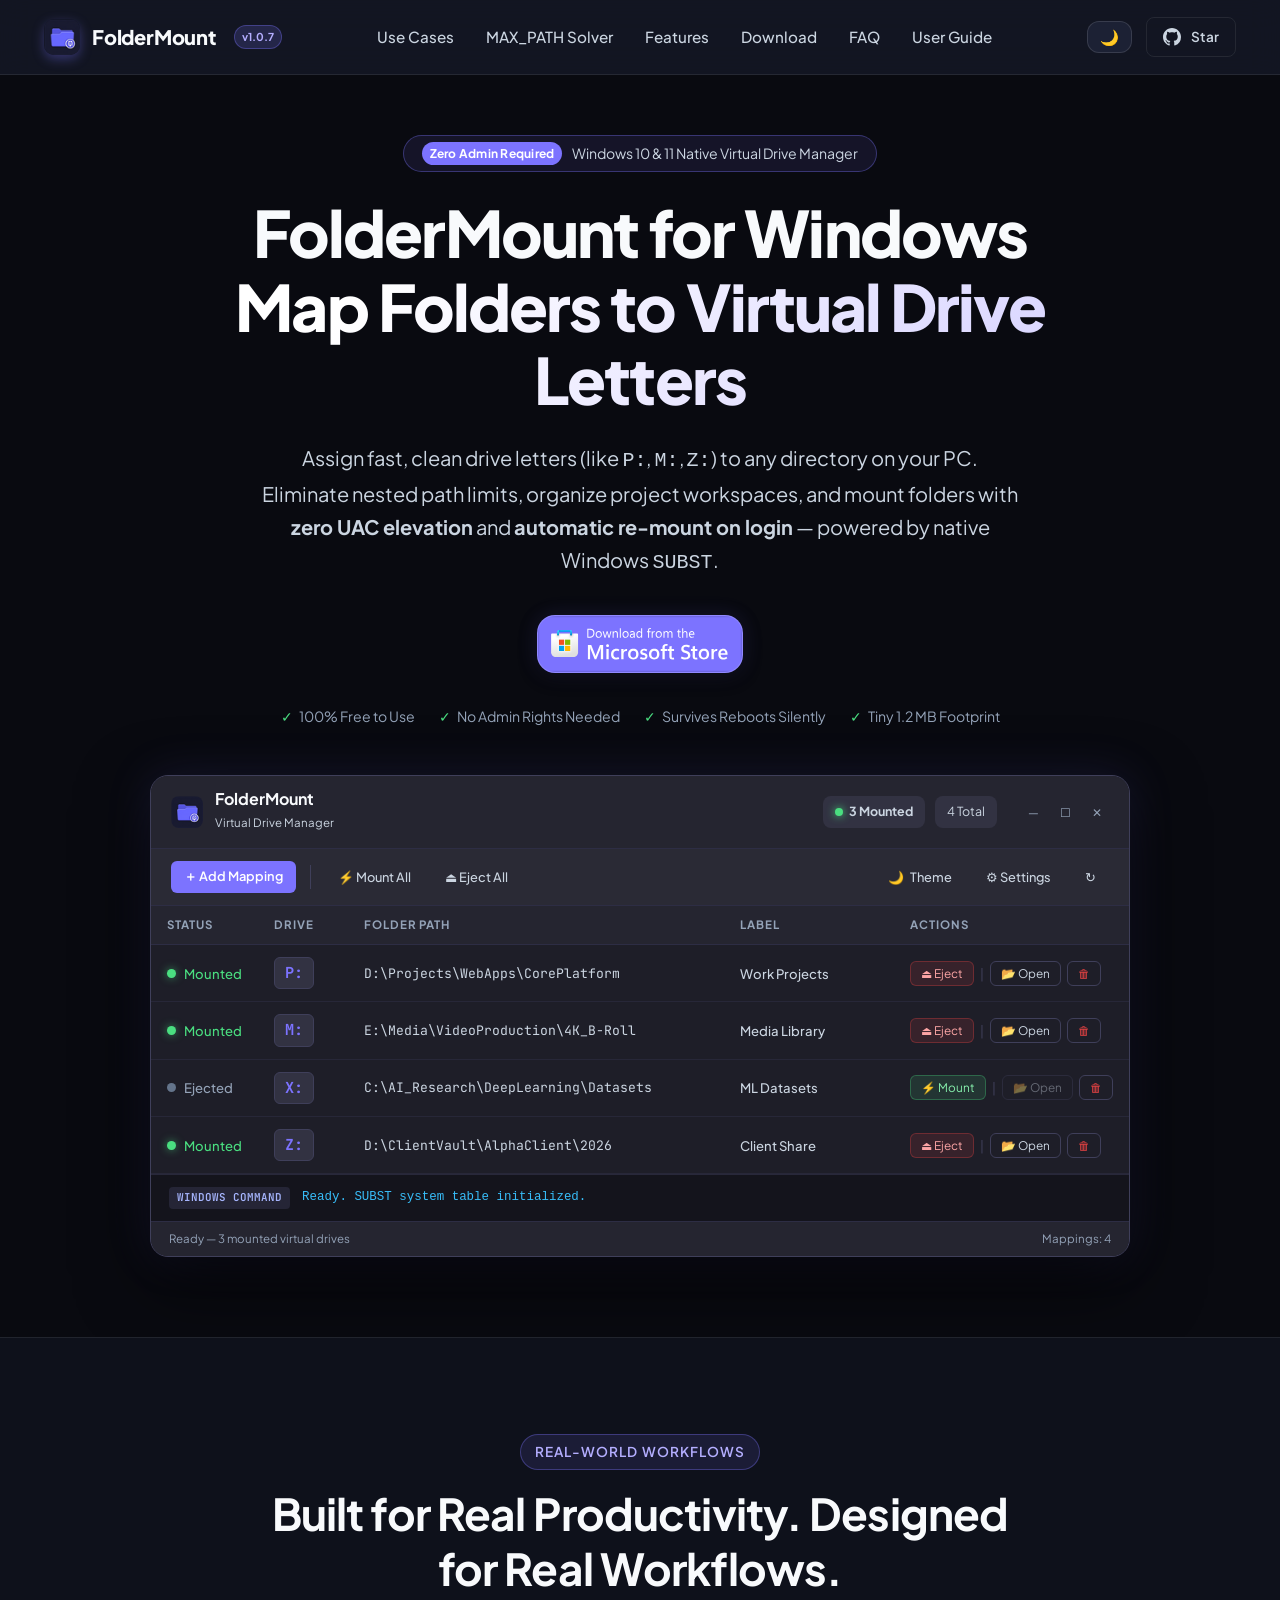
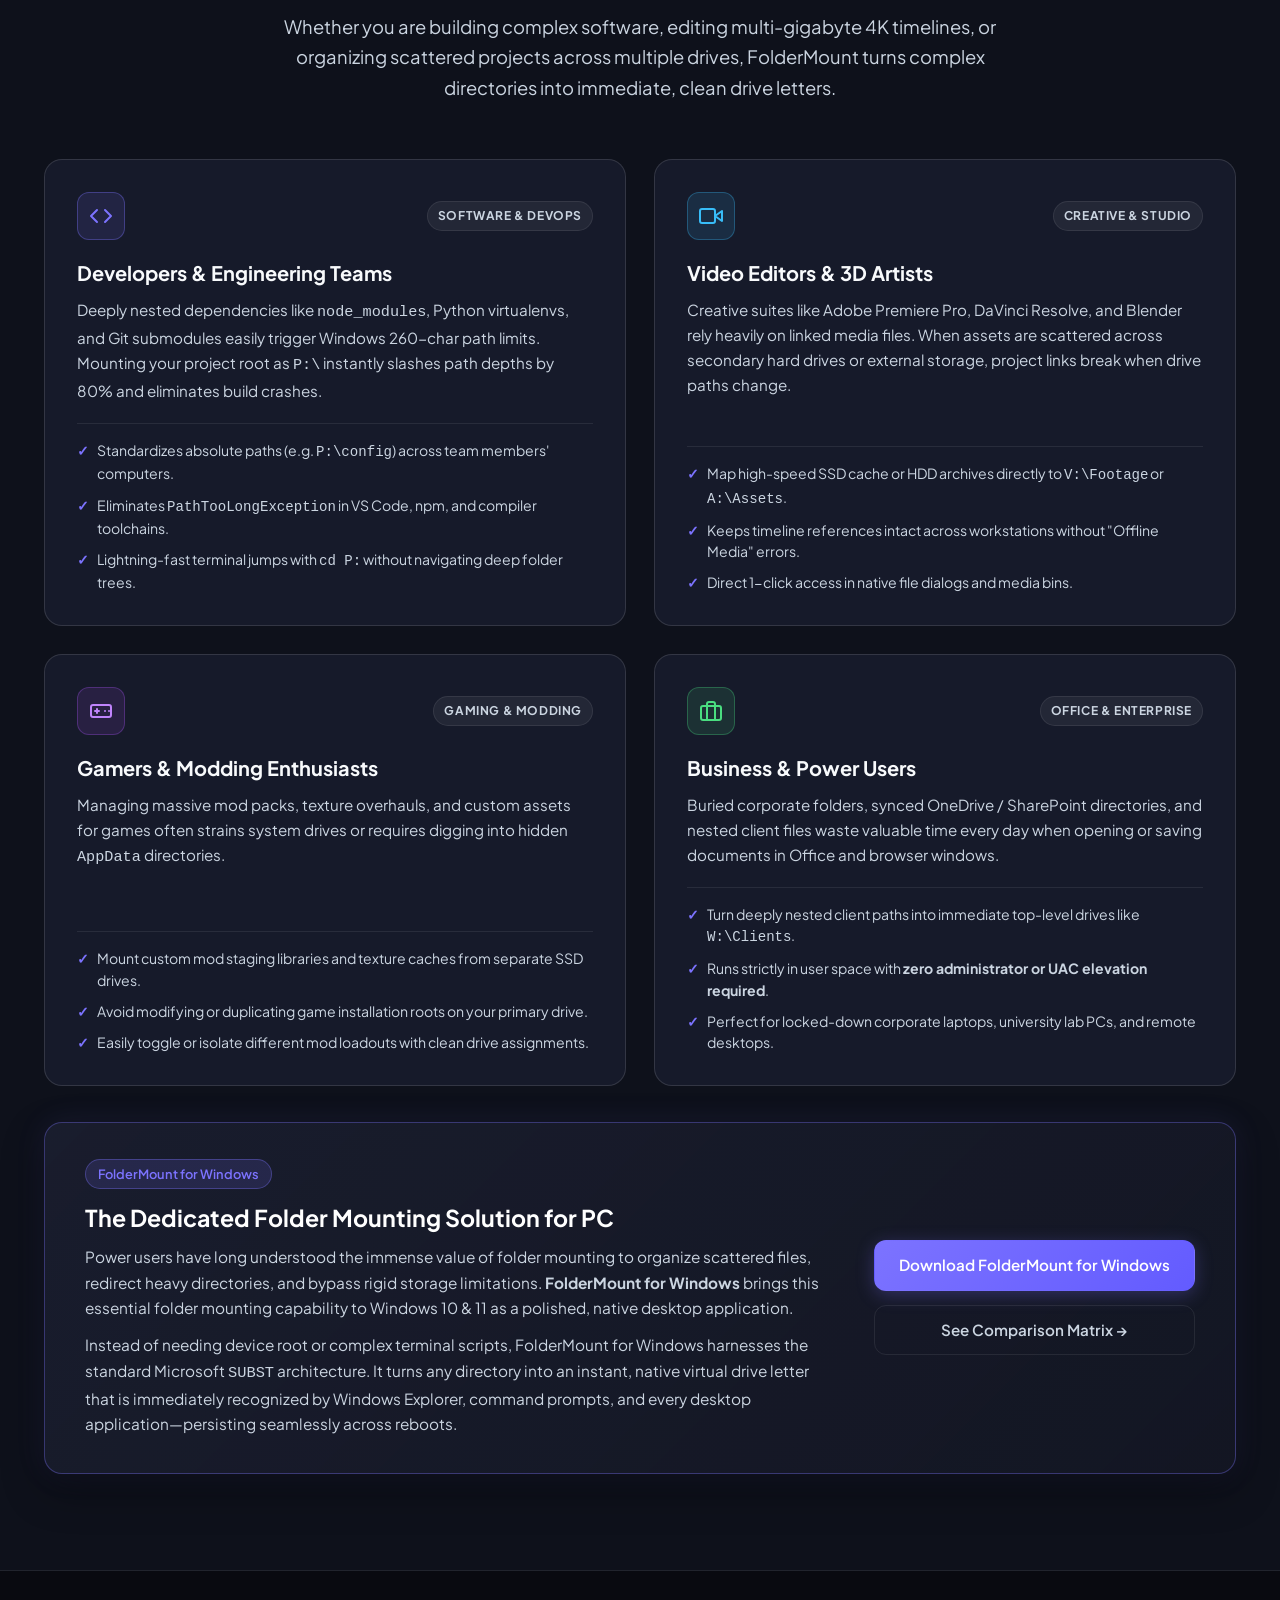
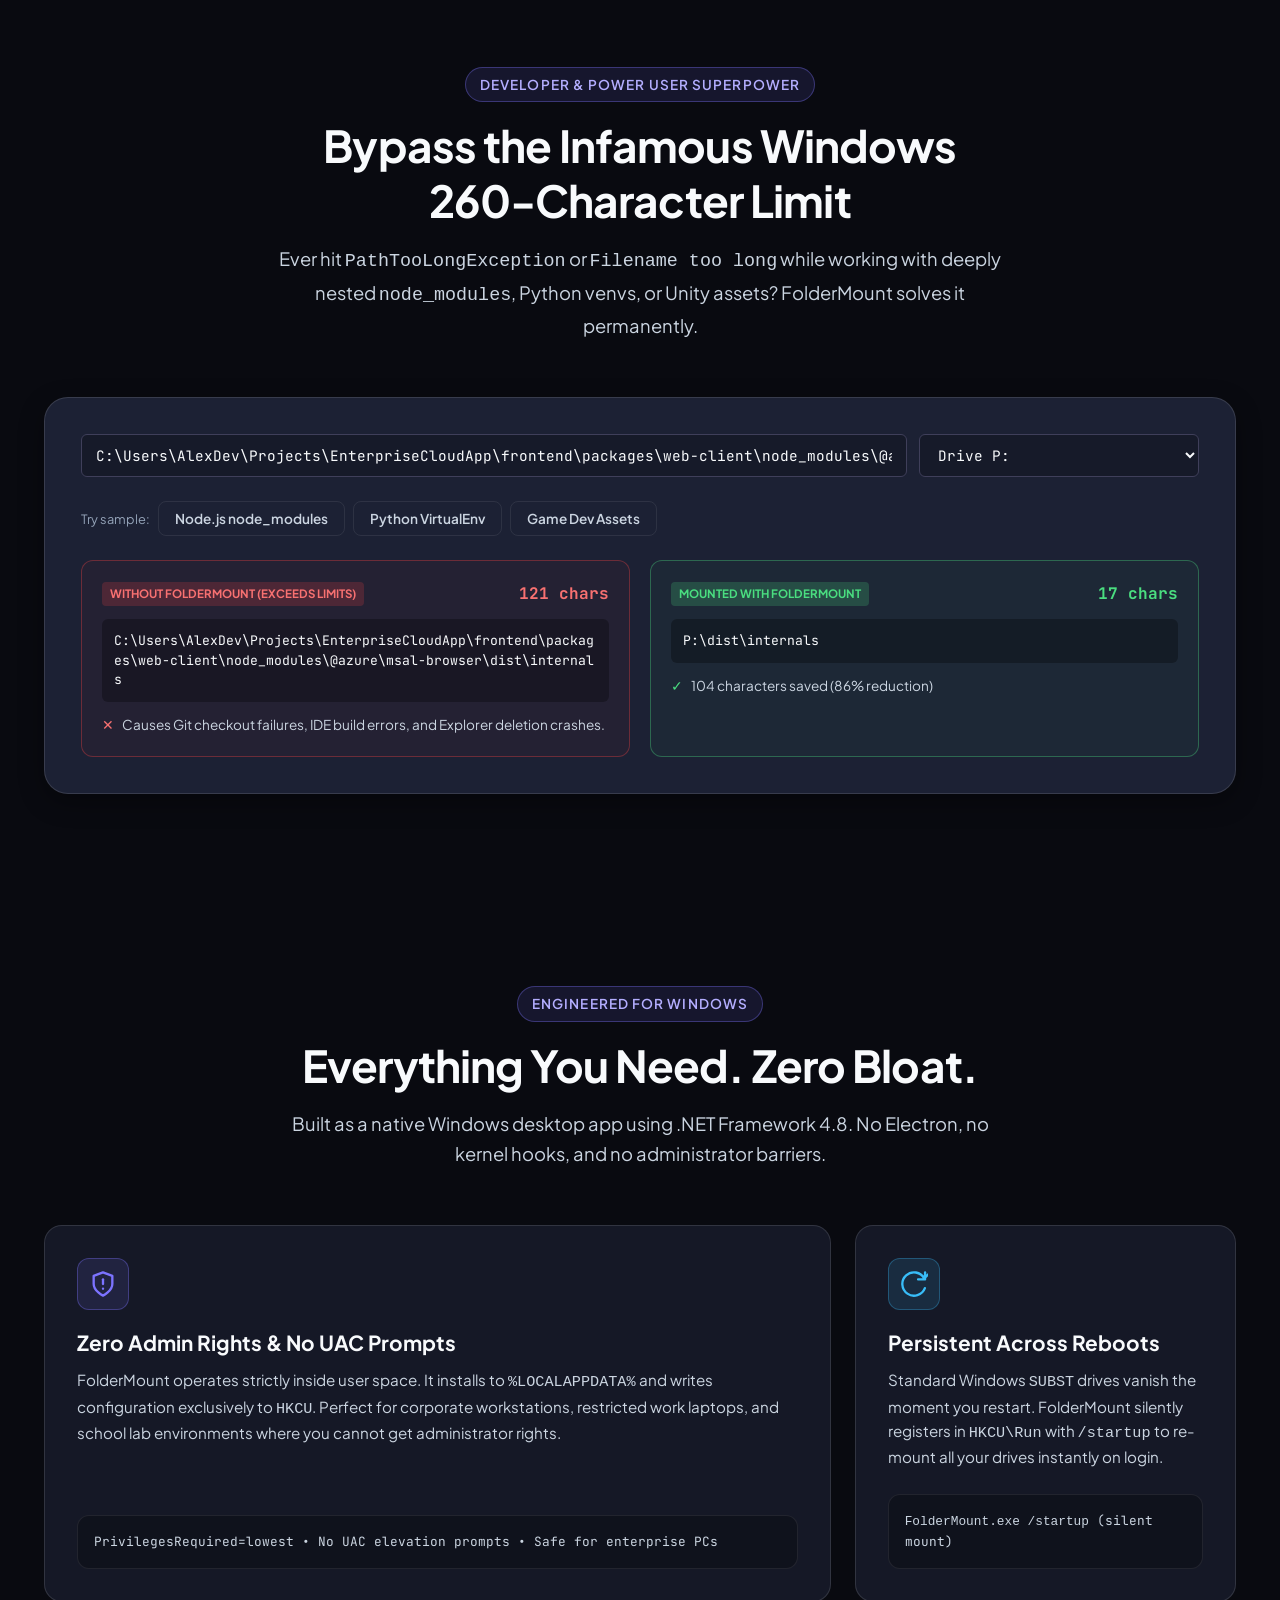
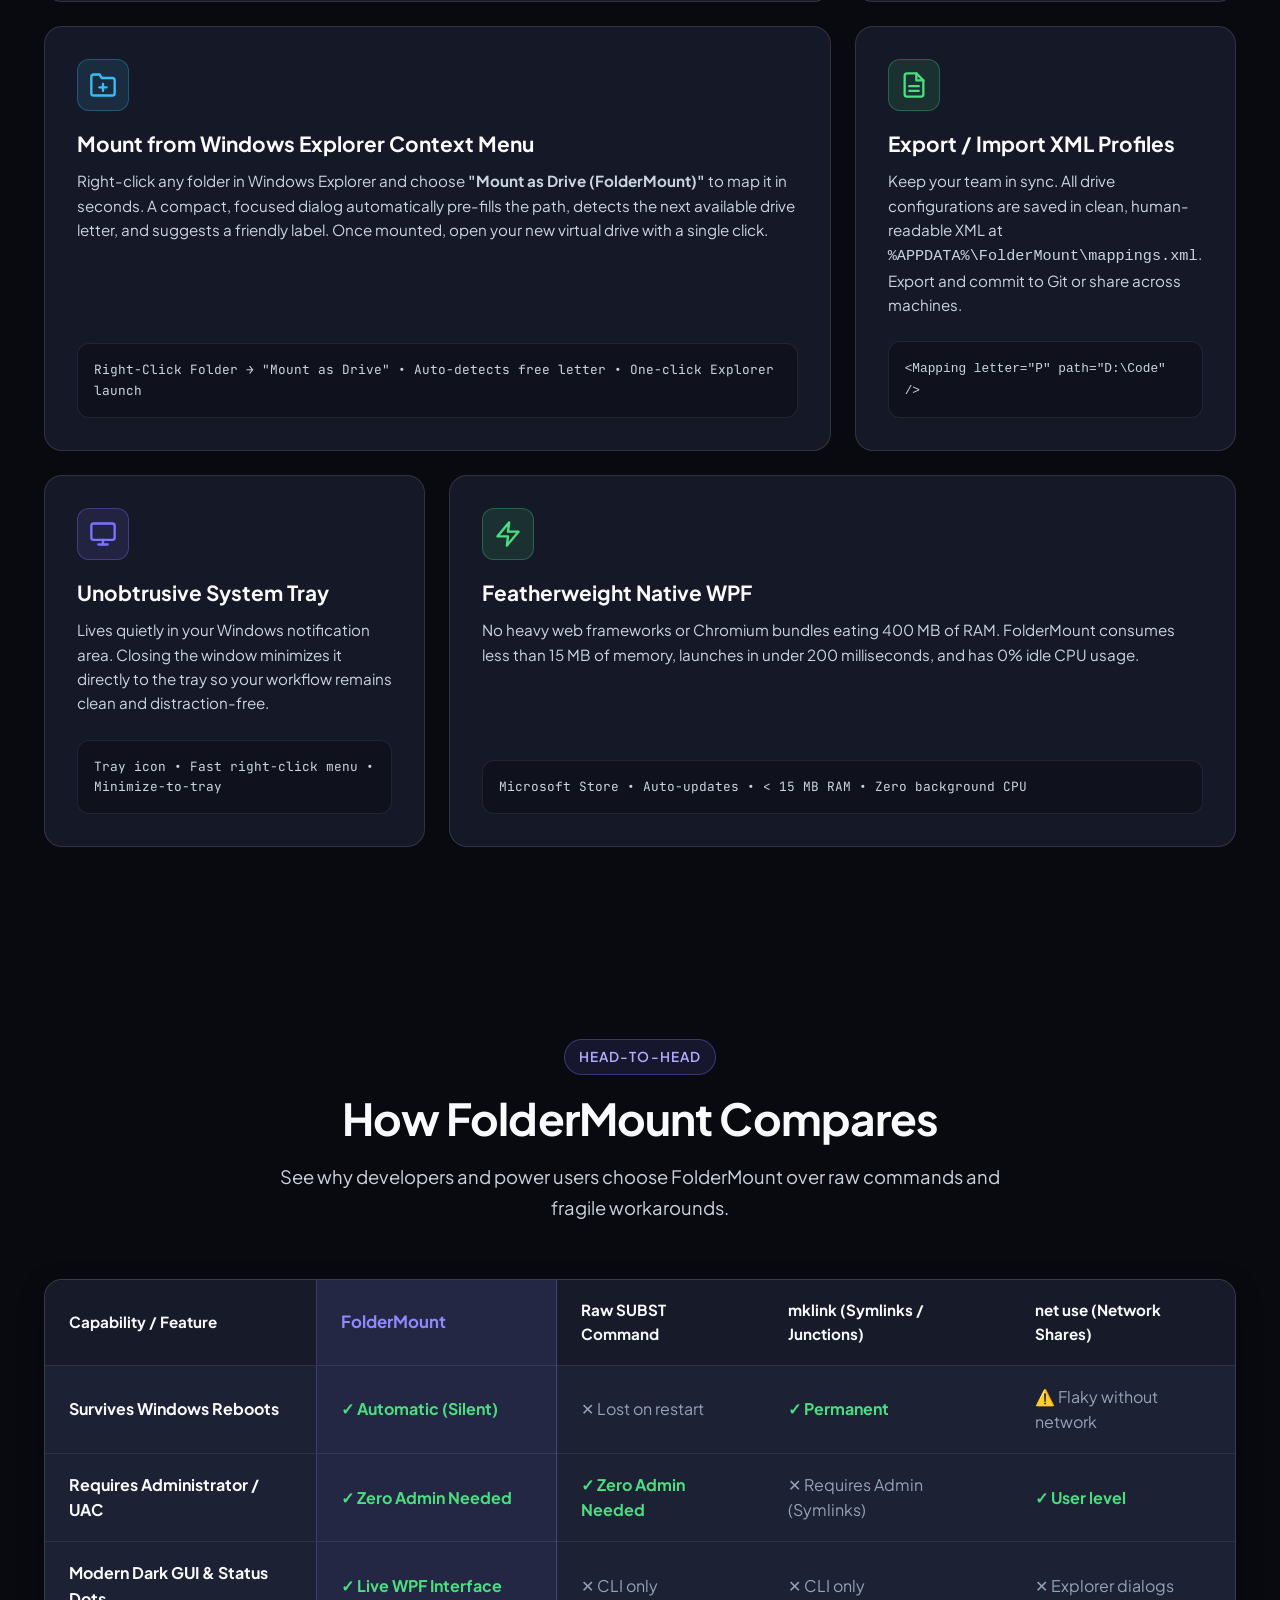
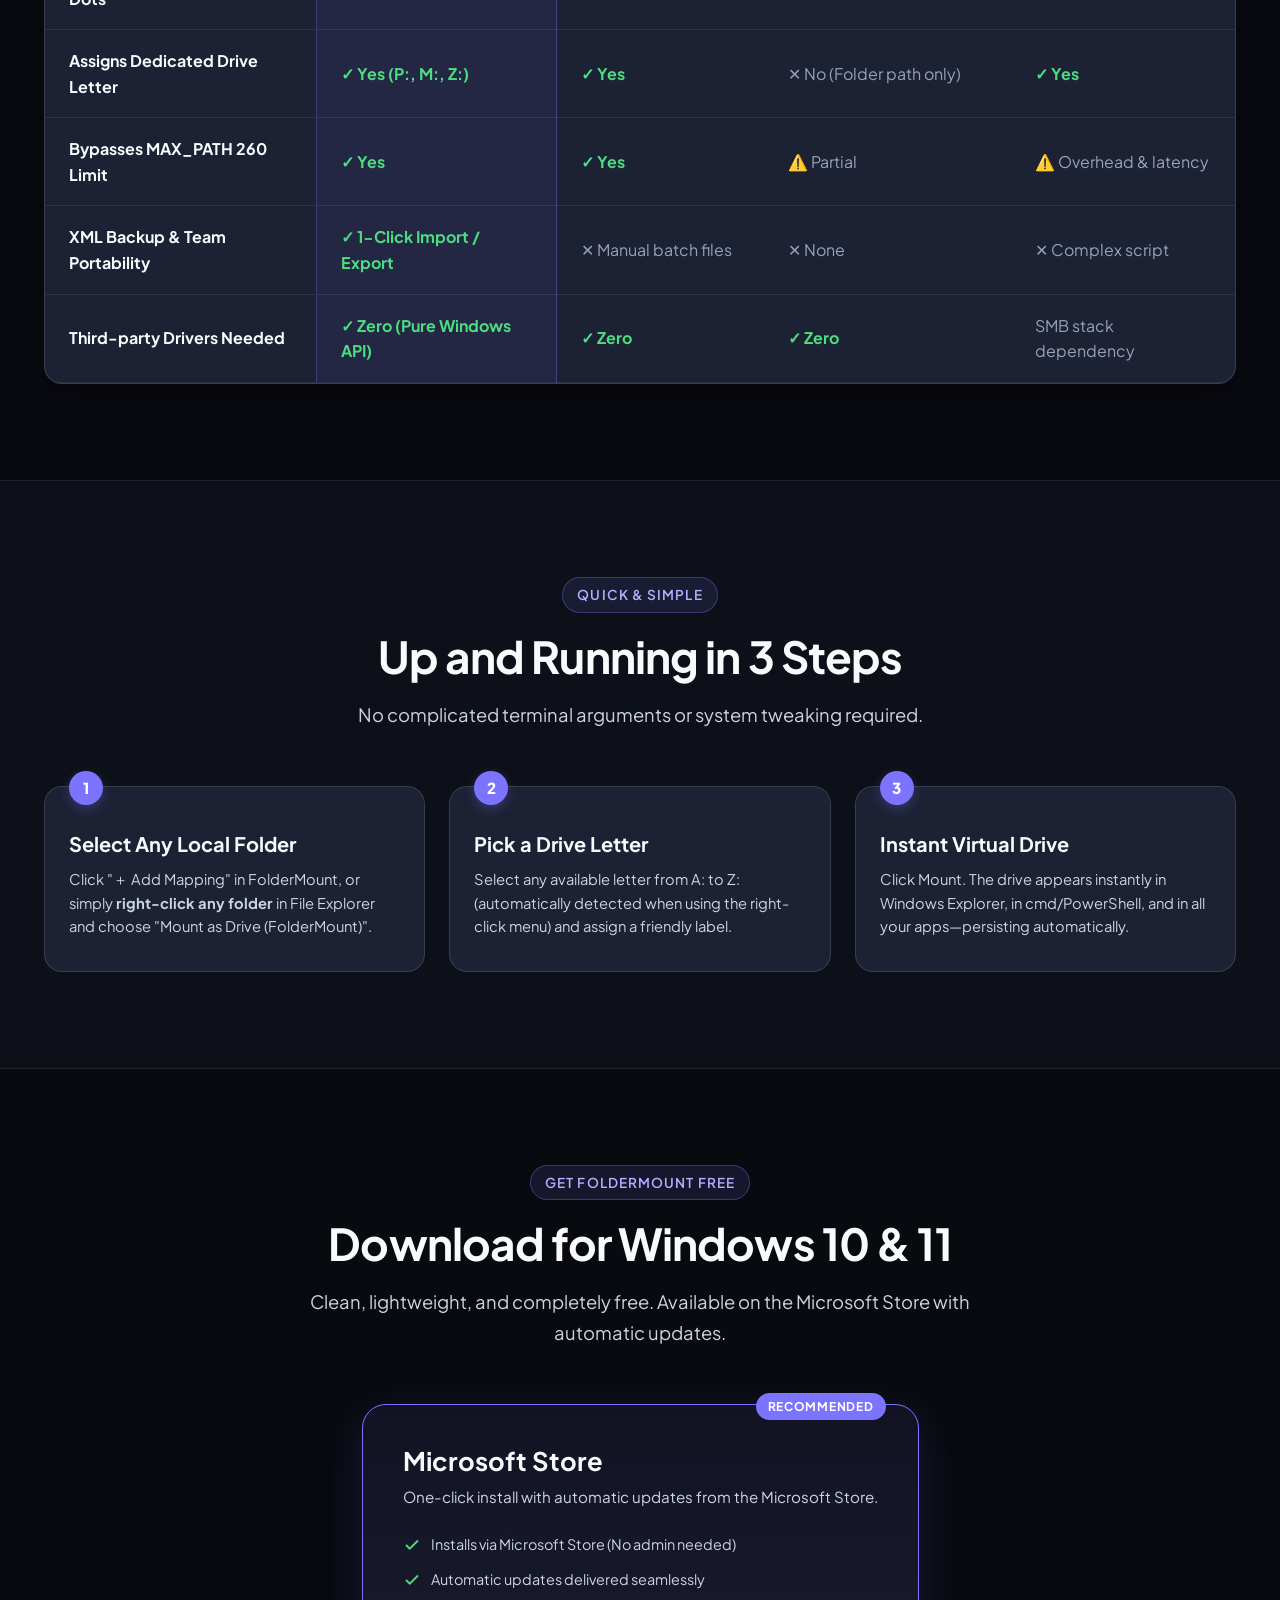
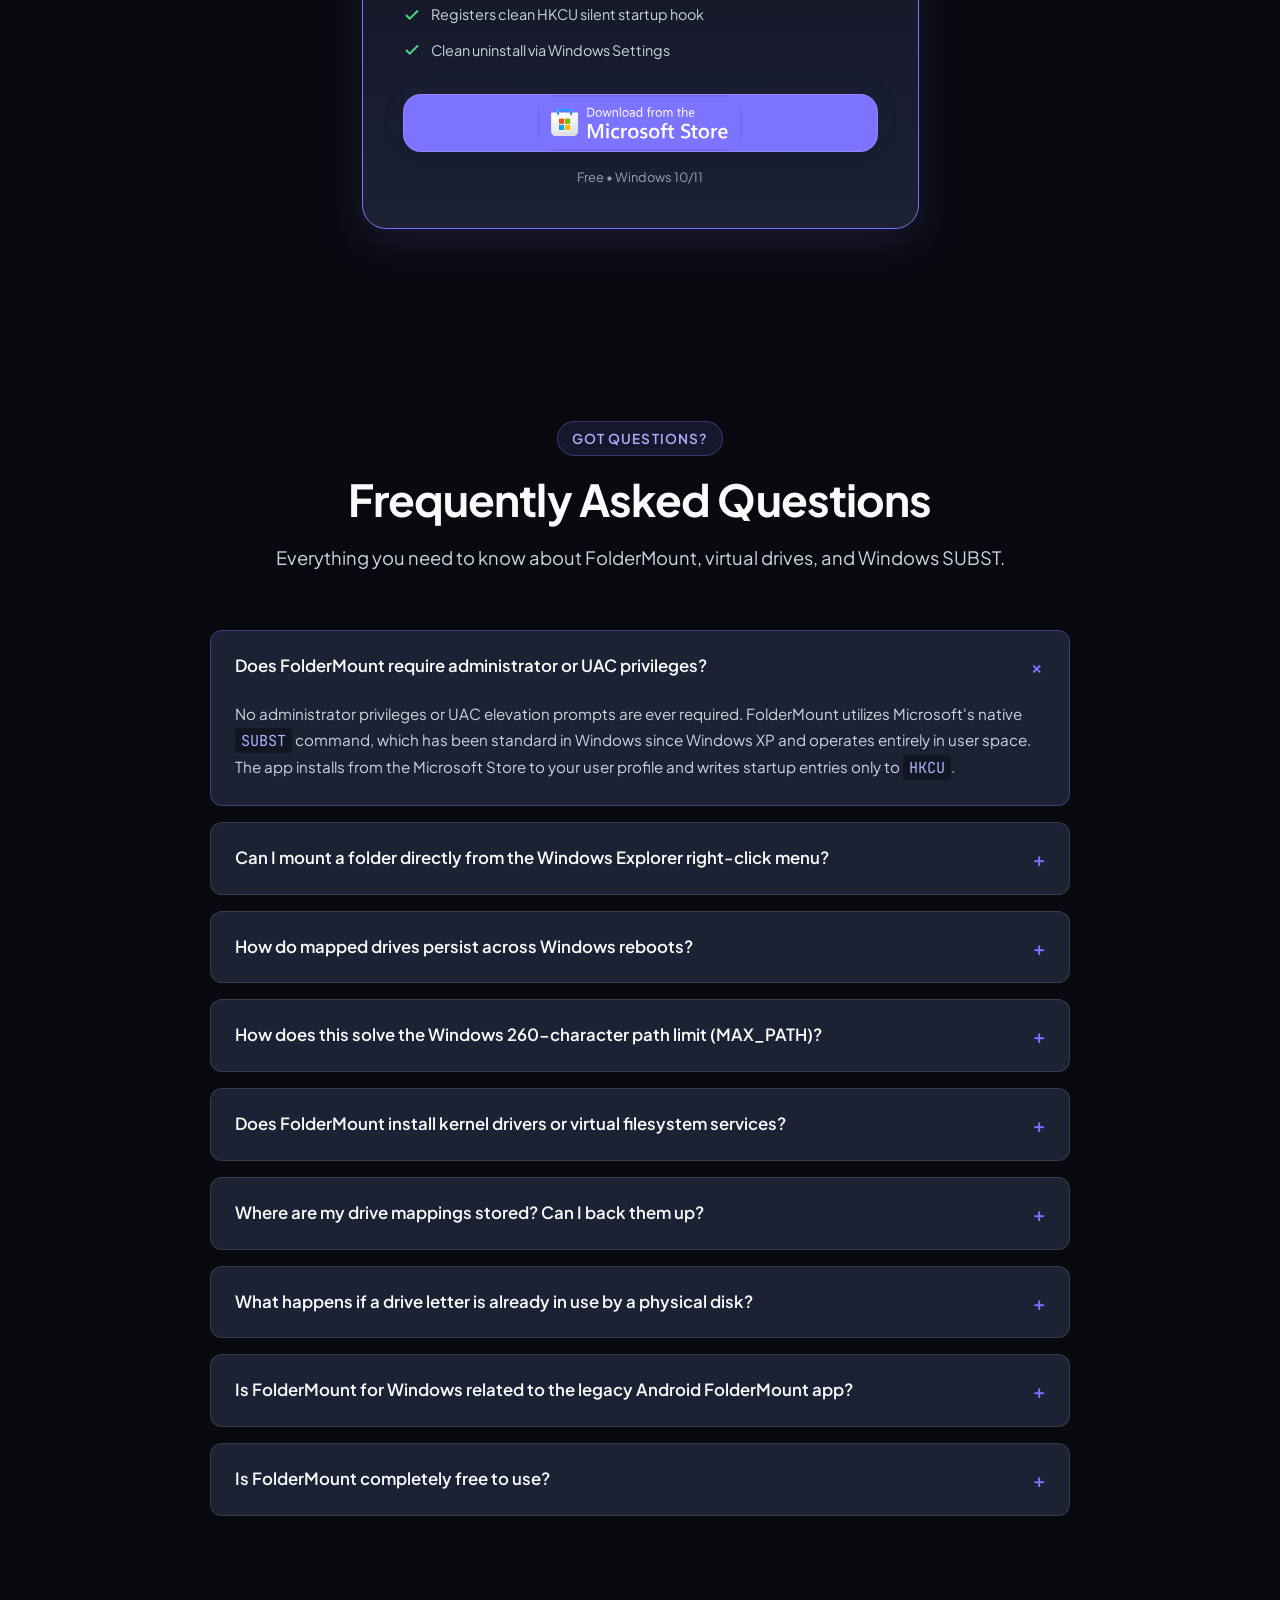
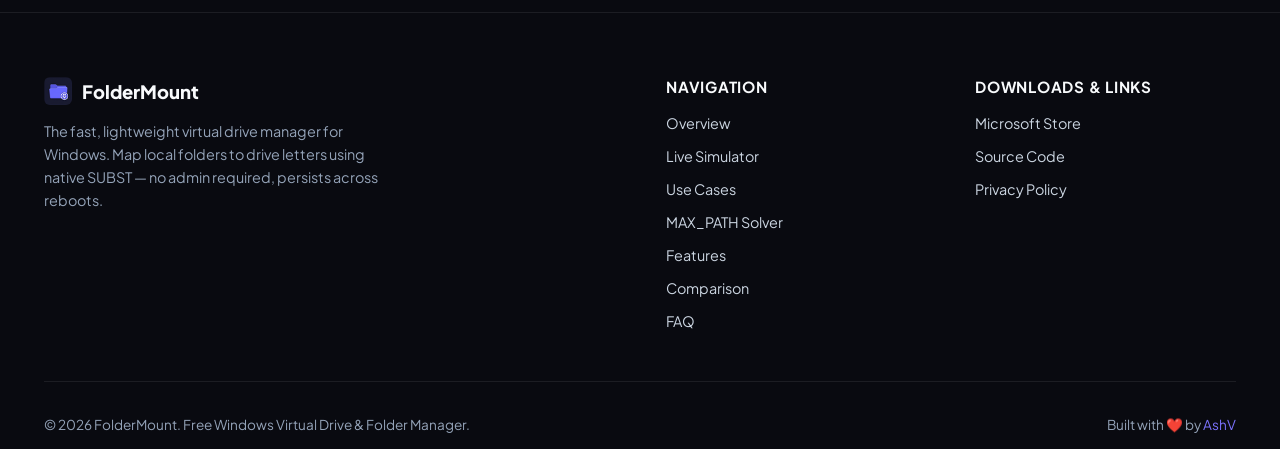
<file: docs/index.html>
<!DOCTYPE html>
<html lang="en">
<head>
  <meta charset="UTF-8">
  <meta name="viewport" content="width=device-width, initial-scale=1.0">

  <!-- Primary SEO Meta Tags -->
  <title>FolderMount for Windows — Free Virtual Drive Manager | Map Folders to Drive Letters</title>
  <meta name="title" content="FolderMount for Windows — Free Virtual Drive Manager | Map Folders to Drive Letters">
  <meta name="description" content="FolderMount for Windows: Free utility to map any local folder to a virtual drive letter (P:, M:). Eliminate long path errors, organize project workspaces, and mount folders with zero admin required. Persists across reboots.">
  <meta name="keywords" content="foldermount, subst, foldermount for windows, foldermount pc, foldermount windows 11, foldermount windows 10, foldermount alternative, map folder to drive letter, windows virtual drive manager, subst gui, bypass windows max path 260, persistent subst reboot, folder mounting windows, 9NWMFW1MDRPQ, microsoft store virtual drive">
  <meta name="author" content="AshV">
  <meta name="robots" content="index, follow, max-snippet:-1, max-image-preview:large, max-video-preview:-1">
  <meta name="theme-color" content="#1e1e28">

  <!-- Theme Initialization (Runs synchronously to prevent FOUT / theme flash) -->
  <script>
    (function() {
      try {
        var mode = localStorage.getItem('foldermount_theme') || 'dark';
        document.documentElement.setAttribute('data-theme', mode);
        document.documentElement.setAttribute('data-theme-mode', mode);
      } catch (e) {}
    })();
  </script>

  <!-- Canonical URL (Works on GitHub Pages subpage or custom domain) -->
  <link rel="canonical" href="https://www.ashishvishwakarma.com/FolderMount/">

  <!-- Favicon & Icons -->
  <link rel="icon" type="image/x-icon" href="./assets/icons/favicon.ico">
  <link rel="icon" type="image/png" sizes="32x32" href="./assets/icons/favicon-32.png">
  <link rel="icon" type="image/png" sizes="192x192" href="./assets/icons/icon-192.png">
  <link rel="apple-touch-icon" sizes="180x180" href="./assets/icons/apple-touch-icon.png">

  <!-- Open Graph / Facebook -->
  <meta property="og:type" content="website">
  <meta property="og:url" content="https://www.ashishvishwakarma.com/FolderMount/">
  <meta property="og:title" content="FolderMount for Windows — Free Virtual Drive Manager">
  <meta property="og:description" content="Map any local folder to a dedicated virtual drive letter (P:, M:, Z:). Eliminate nested path limits, organize project workspaces, and mount folders with zero admin required. Persists across reboots.">
  <meta property="og:image" content="https://www.ashishvishwakarma.com/FolderMount/assets/images/og-image.jpg">
  <meta property="og:image:alt" content="FolderMount for Windows application preview">
  <meta property="og:image:width" content="1376">
  <meta property="og:image:height" content="768">
  <meta property="og:site_name" content="FolderMount for Windows">
  <meta property="og:locale" content="en_US">

  <!-- Twitter Card -->
  <meta name="twitter:card" content="summary_large_image">
  <meta name="twitter:url" content="https://www.ashishvishwakarma.com/FolderMount/">
  <meta name="twitter:title" content="FolderMount for Windows — Free Virtual Drive Manager">
  <meta name="twitter:description" content="Map local folders to virtual drive letters in Windows 10 & 11 — zero admin required, persists across reboots.">
  <meta name="twitter:image" content="https://www.ashishvishwakarma.com/FolderMount/assets/images/og-image.jpg">
  <meta name="twitter:image:alt" content="FolderMount for Windows application preview">

  <!-- Stylesheet (Relative Path for GitHub Pages Subpage Hosting) -->
  <link rel="stylesheet" href="./css/style.css">

  <!-- Structured Data (JSON-LD) for Search Engines -->
  <script type="application/ld+json">
  {
    "@context": "https://schema.org",
    "@graph": [
      {
        "@type": "SoftwareApplication",
        "@id": "https://www.ashishvishwakarma.com/FolderMount/#software",
        "name": "FolderMount for Windows",
        "alternateName": ["FolderMount", "FolderMount Windows", "FolderMount PC"],
        "operatingSystem": "Windows 10, Windows 11",
        "applicationCategory": "UtilitiesApplication",
        "applicationSubCategory": "File Management",
        "description": "FolderMount for Windows is a desktop system tray utility that maps local folders to virtual drive letters using native Windows SUBST command without requiring administrator rights, persisting across reboots.",
        "offers": {
          "@type": "Offer",
          "price": "0",
          "priceCurrency": "USD"
        },
        "softwareVersion": "1.0.0",
        "downloadUrl": "https://apps.microsoft.com/detail/9NWMFW1MDRPQ",
        "installUrl": "https://apps.microsoft.com/detail/9NWMFW1MDRPQ",
        "author": {
          "@type": "Person",
          "name": "AshV"
        },
        "featureList": [
          "Map any local directory to a virtual drive letter via Windows SUBST",
          "Windows Explorer folder right-click context menu ('Mount as Drive')",
          "No administrator or UAC privileges required",
          "Silent auto-mount at Windows login via HKCU registry",
          "XML persistence with import and export capability",
          "Fixes Windows MAX_PATH 260 character path limit",
          "Native system tray integration with dark theme"
        ]
      },
      {
        "@type": "BreadcrumbList",
        "@id": "https://www.ashishvishwakarma.com/FolderMount/#breadcrumb",
        "itemListElement": [
          {
            "@type": "ListItem",
            "position": 1,
            "name": "Home",
            "item": "https://www.ashishvishwakarma.com/"
          },
          {
            "@type": "ListItem",
            "position": 2,
            "name": "FolderMount",
            "item": "https://www.ashishvishwakarma.com/FolderMount/"
          }
        ]
      },
      {
        "@type": "FAQPage",
        "@id": "https://www.ashishvishwakarma.com/FolderMount/#faq",
        "mainEntity": [
          {
            "@type": "Question",
            "name": "Does FolderMount require administrator or UAC privileges?",
            "acceptedAnswer": {
              "@type": "Answer",
              "text": "No. FolderMount is built entirely on native Windows SUBST command, user-space storage (%LOCALAPPDATA%), and the HKCU registry key. It never prompts for UAC elevation and works in corporate or restricted environments without administrative rights."
            }
          },
          {
            "@type": "Question",
            "name": "How do virtual drive mappings persist across reboots?",
            "acceptedAnswer": {
              "@type": "Answer",
              "text": "By default, FolderMount registers a silent launcher in HKCU\\SOFTWARE\\Microsoft\\Windows\\CurrentVersion\\Run with the /startup flag (enabled by default; toggleable in Settings). On login, it silently re-mounts all saved drive letters in milliseconds without opening any windows."
            }
          },
          {
            "@type": "Question",
            "name": "How does FolderMount solve the Windows 260-character path limit (MAX_PATH)?",
            "acceptedAnswer": {
              "@type": "Answer",
              "text": "Deep project directories (such as nested npm node_modules, Python virtual environments, or complex Git submodules) often exceed Windows 260-character MAX_PATH limit. By mounting a deep folder directly to a drive letter like P:\\, path lengths are instantly reduced by over 100+ characters, eliminating file truncation errors."
            }
          },
          {
            "@type": "Question",
            "name": "Does FolderMount install kernel drivers or virtual filesystem services?",
            "acceptedAnswer": {
              "@type": "Answer",
              "text": "Zero drivers. Unlike Dokany, WinFsp, or virtual disk emulators, FolderMount uses the standard Microsoft SUBST API built into every version of Windows since Windows XP. It has 0% background CPU usage and will never cause system instability."
            }
          },
          {
            "@type": "Question",
            "name": "Can I back up or transfer my mappings to another machine?",
            "acceptedAnswer": {
              "@type": "Answer",
              "text": "Yes. All mappings are saved in human-readable XML at %APPDATA%\\FolderMount\\mappings.xml. You can export and import this XML file with one click to clone your workspace drives across multiple machines."
            }
          },
          {
            "@type": "Question",
            "name": "Is FolderMount for Windows related to the Android FolderMount app?",
            "acceptedAnswer": {
              "@type": "Answer",
              "text": "While inspired by the same foundational concept of folder mounting and directory redirection that power users appreciated on mobile, FolderMount for Windows is an independent, native desktop utility built specifically for Windows 10 and 11. Instead of mobile bind-mounts requiring device root, FolderMount for Windows leverages native Windows SUBST architecture to assign virtual drive letters to local PC directories in user space without administrator rights."
            }
          },
          {
            "@type": "Question",
            "name": "Is FolderMount completely free to use?",
            "acceptedAnswer": {
              "@type": "Answer",
              "text": "Yes, FolderMount is 100% free to use. There are no ads, no telemetry, no tracking, and no subscriptions. You get full access to all virtual drive management features without hidden limits."
            }
          }
        ]
      },
      {
        "@type": "HowTo",
        "@id": "https://www.ashishvishwakarma.com/FolderMount/#howto",
        "name": "How to Map a Folder to a Drive Letter in Windows",
        "description": "Quick 3-step guide to assign any local folder to a drive letter in Windows 10 & 11 using FolderMount.",
        "step": [
          {
            "@type": "HowToStep",
            "position": 1,
            "name": "Select Local Folder",
            "text": "Open FolderMount and click '+ Add Mapping', then browse to the local folder you wish to map."
          },
          {
            "@type": "HowToStep",
            "position": 2,
            "name": "Choose Drive Letter & Label",
            "text": "Select an available drive letter (A-Z) and give it a friendly name like 'Work Projects'."
          },
          {
            "@type": "HowToStep",
            "position": 3,
            "name": "Mount & Access Instantly",
            "text": "Click Save. The virtual drive appears immediately in Windows File Explorer and stays mounted across reboots."
          }
        ]
      }
    ]
  }
  </script>
</head>
<body>

  <!-- Navigation Bar -->
  <header class="navbar">
    <div class="container nav-container">
      <a href="#hero" class="nav-brand" aria-label="FolderMount Home">
        <img src="./assets/icons/icon-44.png" alt="FolderMount Logo" class="nav-logo" width="36" height="36">
        <span class="brand-text">FolderMount</span>
        <span class="brand-badge">v1.0.7</span>
      </a>

      <nav aria-label="Main Navigation">
        <ul class="nav-menu">
          <li><a href="#applications" class="nav-link">Use Cases</a></li>
          <li><a href="#path-solver" class="nav-link">MAX_PATH Solver</a></li>
          <li><a href="#features" class="nav-link">Features</a></li>
          <li><a href="#download" class="nav-link">Download</a></li>
          <li><a href="#faq" class="nav-link">FAQ</a></li>
          <li><a href="./guide/index.html" class="nav-link">User Guide</a></li>
          <li class="mobile-only-item"><a href="https://github.com/AshV/FolderMount" target="_blank" rel="noopener noreferrer" class="nav-link">GitHub Repository &nearr;</a></li>
          <li class="mobile-only-item">
            <div class="mobile-theme-wrapper">
              <span class="mobile-theme-label">Theme Preference</span>
              <div class="mobile-theme-options">
                <button class="mobile-theme-btn" data-theme-val="dark">🌙 Dark</button>
                <button class="mobile-theme-btn" data-theme-val="light">☀️ Light</button>
              </div>
            </div>
          </li>
        </ul>
      </nav>

      <div class="nav-actions">
        <!-- Theme Toggle Button -->
        <button class="theme-toggle-btn" id="theme-toggle-btn" aria-label="Toggle Dark/Light Theme" title="Toggle Theme">
          <span class="theme-icon-indicator" id="theme-indicator-icon">🌙</span>
        </button>

        <a href="https://github.com/AshV/FolderMount" target="_blank" rel="noopener noreferrer" class="btn btn-ghost btn-sm" aria-label="FolderMount on GitHub">
          <svg width="18" height="18" viewBox="0 0 24 24" fill="currentColor"><path d="M12 0C5.37 0 0 5.37 0 12c0 5.31 3.435 9.795 8.205 11.385.6.105.825-.255.825-.57 0-.285-.015-1.23-.015-2.235-3.015.555-3.795-.735-4.035-1.41-.135-.345-.72-1.41-1.23-1.695-.42-.225-1.02-.78-.015-.795.945-.015 1.62.87 1.845 1.23 1.08 1.815 2.805 1.305 3.495.99.105-.78.42-1.305.765-1.605-2.67-.3-5.46-1.335-5.46-5.925 0-1.305.465-2.385 1.23-3.225-.12-.3-.54-1.53.12-3.18 0 0 1.005-.315 3.3 1.23.96-.27 1.98-.405 3-.405s2.04.135 3 .405c2.295-1.56 3.3-1.23 3.3-1.23.66 1.65.24 2.88.12 3.18.765.84 1.23 1.905 1.23 3.225 0 4.605-2.805 5.625-5.475 5.925.435.375.81 1.095.81 2.22 0 1.605-.015 2.895-.015 3.3 0 .315.225.69.825.57A12.02 12.02 0 0024 12c0-6.63-5.37-12-12-12z"/></svg>
          <span>Star</span>
        </a>
        <button class="mobile-toggle" aria-label="Toggle mobile menu" aria-expanded="false">☰</button>
      </div>
    </div>
  </header>

  <main>
    <!-- Hero Section -->
    <section id="hero" class="hero">
      <div class="container">
        <div class="hero-content">
          <div class="hero-pill">
            <span class="hero-pill-badge">Zero Admin Required</span>
            <span>Windows 10 &amp; 11 Native Virtual Drive Manager</span>
          </div>

          <h1 class="hero-title">
            FolderMount for Windows<br>
            <span class="gradient-text">Map Folders to Virtual Drive Letters</span>
          </h1>

          <p class="hero-lead">
            Assign fast, clean drive letters (like <code>P:</code>, <code>M:</code>, <code>Z:</code>) to any directory on your PC. Eliminate nested path limits, organize project workspaces, and mount folders with <strong>zero UAC elevation</strong> and <strong>automatic re-mount on login</strong> — powered by native Windows <code>SUBST</code>.
          </p>

          <div class="hero-cta">
            <a href="https://apps.microsoft.com/detail/9NWMFW1MDRPQ" target="_blank" rel="noopener noreferrer" class="ms-store-badge-link" id="hero-store-download" aria-label="Get FolderMount from Microsoft Store">
              <img src="./assets/images/ms-store-badge.svg" alt="Get FolderMount from Microsoft Store" width="205" height="56" class="ms-store-badge-img">
            </a>
          </div>

          <div class="hero-meta">
            <div class="meta-item">
              <span class="meta-icon">✓</span>
              <span>100% Free to Use</span>
            </div>
            <div class="meta-item">
              <span class="meta-icon">✓</span>
              <span>No Admin Rights Needed</span>
            </div>
            <div class="meta-item">
              <span class="meta-icon">✓</span>
              <span>Survives Reboots Silently</span>
            </div>
            <div class="meta-item">
              <span class="meta-icon">✓</span>
              <span>Tiny 1.2 MB Footprint</span>
            </div>
          </div>
        </div>

        <!-- ==========================================================================
             Interactive Desktop App Simulator
             ========================================================================== -->
        <div id="demo" class="simulator-container" aria-label="Interactive FolderMount Application Demo">
          <!-- Window Title Bar -->
          <div class="sim-titlebar">
            <div class="sim-brand">
              <img src="./assets/icons/icon-44.png" alt="FolderMount App Icon" width="32" height="32">
              <div class="sim-title-group">
                <h4>FolderMount</h4>
                <span>Virtual Drive Manager</span>
              </div>
            </div>

            <div class="sim-stats">
              <div class="sim-stat-pill">
                <span class="pulse-dot"></span>
                <strong id="sim-active-count">3 Mounted</strong>
              </div>
              <div class="sim-stat-pill">
                <span id="sim-total-count">4 Total</span>
              </div>

              <div class="sim-window-controls">
                <button class="sim-win-btn" aria-label="Minimize">—</button>
                <button class="sim-win-btn" aria-label="Maximize">☐</button>
                <button class="sim-win-btn close" aria-label="Close">✕</button>
              </div>
            </div>
          </div>

          <!-- Toolbar -->
          <div class="sim-toolbar">
            <div class="sim-tb-left">
              <button id="sim-add-btn" class="sim-btn sim-btn-primary">
                <span>＋ Add Mapping</span>
              </button>
              <div class="sim-divider"></div>
              <button id="sim-mount-all" class="sim-btn">
                <span>⚡ Mount All</span>
              </button>
              <button id="sim-unmount-all" class="sim-btn">
                <span>⏏ Eject All</span>
              </button>
            </div>

            <div class="sim-tb-right">
              <button id="sim-theme-toggle" class="sim-btn" title="Toggle Theme (System / Dark / Light)" aria-label="Toggle simulator theme">
                <span id="sim-theme-icon">💻</span>
                <span class="sim-theme-label">Theme</span>
              </button>
              <button class="sim-btn" onclick="alert('FolderMount settings:\n- Run at startup: Enabled (HKCU)\n- Storage: %APPDATA%\\FolderMount\\mappings.xml')">
                <span>⚙ Settings</span>
              </button>
              <button id="sim-refresh" class="sim-btn" title="Refresh drive status">
                <span>↻</span>
              </button>
            </div>
          </div>

          <!-- Grid Table -->
          <div class="sim-grid-wrap">
            <table class="sim-grid">
              <thead>
                <tr>
                  <th style="width: 100px;">STATUS</th>
                  <th style="width: 90px;">DRIVE</th>
                  <th>FOLDER PATH</th>
                  <th style="width: 170px;">LABEL</th>
                  <th style="width: 200px;">ACTIONS</th>
                </tr>
              </thead>
              <tbody id="sim-grid-body">
                <!-- Dynamically injected via app.js -->
              </tbody>
            </table>
          </div>

          <!-- Real-time Windows Command Inspector -->
          <div class="sim-cli-inspector">
            <span class="sim-cli-tag">Windows Command</span>
            <code id="sim-cli-cmd" class="sim-cli-cmd">SUBST P: "D:\Projects\WebApps\CorePlatform"</code>
          </div>

          <!-- Statusbar -->
          <div class="sim-statusbar">
            <span id="sim-status-msg">Ready. SUBST table synchronized.</span>
            <span id="sim-bottom-total">Mappings: 4</span>
          </div>
        </div>
      </div>
    </section>

    <!-- Modal for Adding New Drive Mapping in Simulator -->
    <div id="sim-modal-overlay" class="sim-modal-overlay" role="dialog" aria-modal="true" aria-labelledby="modal-title">
      <div class="sim-modal">
        <div class="sim-modal-header">
          <h3 id="modal-title" style="font-size: 1.1rem;">Add Virtual Drive Mapping</h3>
          <button id="sim-modal-close" class="sim-win-btn close" aria-label="Close dialog">✕</button>
        </div>
        <form id="sim-modal-form">
          <div class="sim-modal-body">
            <div class="form-group">
              <label for="sim-new-letter">Select Drive Letter</label>
              <select id="sim-new-letter" class="form-control">
                <!-- Injected via JS -->
              </select>
            </div>
            <div class="form-group">
              <label for="sim-new-path">Local Folder Path</label>
              <input type="text" id="sim-new-path" class="form-control" placeholder="C:\Users\You\Projects\MyApp" required>
            </div>
            <div class="form-group">
              <label for="sim-new-label">Friendly Label</label>
              <input type="text" id="sim-new-label" class="form-control" placeholder="e.g. Work Codebase">
            </div>
          </div>
          <div class="sim-modal-footer">
            <button type="button" id="sim-modal-cancel" class="btn btn-ghost btn-sm">Cancel</button>
            <button type="submit" class="btn btn-primary btn-sm">Mount Drive</button>
          </div>
        </form>
      </div>
    </div>

    <!-- ==========================================================================
         Real-World Applications & Use Cases
         ========================================================================== -->
    <section id="applications" class="section section-alt">
      <div class="container">
        <div class="section-header">
          <span class="section-tag">Real-World Workflows</span>
          <h2 class="section-title">Built for Real Productivity. Designed for Real Workflows.</h2>
          <p class="section-subtitle">
            Whether you are building complex software, editing multi-gigabyte 4K timelines, or organizing scattered projects across multiple drives, FolderMount turns complex directories into immediate, clean drive letters.
          </p>
        </div>

        <div class="apps-grid">
          <!-- Card 1: Developers & DevOps -->
          <div class="app-card">
            <div class="app-card-header">
              <div class="app-icon-badge">
                <svg width="24" height="24" viewBox="0 0 24 24" fill="none" stroke="currentColor" stroke-width="2" stroke-linecap="round" stroke-linejoin="round"><polyline points="16 18 22 12 16 6"/><polyline points="8 6 2 12 8 18"/></svg>
              </div>
              <span class="app-badge">Software &amp; DevOps</span>
            </div>
            <h3>Developers &amp; Engineering Teams</h3>
            <p>
              Deeply nested dependencies like <code>node_modules</code>, Python virtualenvs, and Git submodules easily trigger Windows 260-char path limits. Mounting your project root as <code>P:\</code> instantly slashes path depths by 80% and eliminates build crashes.
            </p>
            <ul class="app-feature-list">
              <li>Standardizes absolute paths (e.g. <code>P:\config</code>) across team members' computers.</li>
              <li>Eliminates <code>PathTooLongException</code> in VS Code, npm, and compiler toolchains.</li>
              <li>Lightning-fast terminal jumps with <code>cd P:</code> without navigating deep folder trees.</li>
            </ul>
          </div>

          <!-- Card 2: Video Editors & 3D Creators -->
          <div class="app-card">
            <div class="app-card-header">
              <div class="app-icon-badge cyan">
                <svg width="24" height="24" viewBox="0 0 24 24" fill="none" stroke="currentColor" stroke-width="2" stroke-linecap="round" stroke-linejoin="round"><polygon points="23 7 16 12 23 17 23 7"/><rect x="1" y="5" width="15" height="14" rx="2" ry="2"/></svg>
              </div>
              <span class="app-badge">Creative &amp; Studio</span>
            </div>
            <h3>Video Editors &amp; 3D Artists</h3>
            <p>
              Creative suites like Adobe Premiere Pro, DaVinci Resolve, and Blender rely heavily on linked media files. When assets are scattered across secondary hard drives or external storage, project links break when drive paths change.
            </p>
            <ul class="app-feature-list">
              <li>Map high-speed SSD cache or HDD archives directly to <code>V:\Footage</code> or <code>A:\Assets</code>.</li>
              <li>Keeps timeline references intact across workstations without "Offline Media" errors.</li>
              <li>Direct 1-click access in native file dialogs and media bins.</li>
            </ul>
          </div>

          <!-- Card 3: Gamers & Modders -->
          <div class="app-card">
            <div class="app-card-header">
              <div class="app-icon-badge purple">
                <svg width="24" height="24" viewBox="0 0 24 24" fill="none" stroke="currentColor" stroke-width="2" stroke-linecap="round" stroke-linejoin="round"><rect x="2" y="6" width="20" height="12" rx="2"/><path d="M6 12h4m-2-2v4m8-2h.01m3.99 0h.01"/></svg>
              </div>
              <span class="app-badge">Gaming &amp; Modding</span>
            </div>
            <h3>Gamers &amp; Modding Enthusiasts</h3>
            <p>
              Managing massive mod packs, texture overhauls, and custom assets for games often strains system drives or requires digging into hidden <code>AppData</code> directories.
            </p>
            <ul class="app-feature-list">
              <li>Mount custom mod staging libraries and texture caches from separate SSD drives.</li>
              <li>Avoid modifying or duplicating game installation roots on your primary drive.</li>
              <li>Easily toggle or isolate different mod loadouts with clean drive assignments.</li>
            </ul>
          </div>

          <!-- Card 4: Business, Remote & Power Users -->
          <div class="app-card">
            <div class="app-card-header">
              <div class="app-icon-badge green">
                <svg width="24" height="24" viewBox="0 0 24 24" fill="none" stroke="currentColor" stroke-width="2" stroke-linecap="round" stroke-linejoin="round"><rect x="2" y="7" width="20" height="14" rx="2" ry="2"/><path d="M16 21V5a2 2 0 0 0-2-2h-4a2 2 0 0 0-2 2v16"/></svg>
              </div>
              <span class="app-badge">Office &amp; Enterprise</span>
            </div>
            <h3>Business &amp; Power Users</h3>
            <p>
              Buried corporate folders, synced OneDrive / SharePoint directories, and nested client files waste valuable time every day when opening or saving documents in Office and browser windows.
            </p>
            <ul class="app-feature-list">
              <li>Turn deeply nested client paths into immediate top-level drives like <code>W:\Clients</code>.</li>
              <li>Runs strictly in user space with <strong>zero administrator or UAC elevation required</strong>.</li>
              <li>Perfect for locked-down corporate laptops, university lab PCs, and remote desktops.</li>
            </ul>
          </div>
        </div>

        <!-- Spotlight: The PC Solution for Folder Mounting -->
        <div class="apps-spotlight">
          <div class="spotlight-content">
            <div class="spotlight-pill">
              <span>FolderMount for Windows</span>
            </div>
            <h3>The Dedicated Folder Mounting Solution for PC</h3>
            <p>
              Power users have long understood the immense value of folder mounting to organize scattered files, redirect heavy directories, and bypass rigid storage limitations. <strong>FolderMount for Windows</strong> brings this essential folder mounting capability to Windows 10 &amp; 11 as a polished, native desktop application.
            </p>
            <p>
              Instead of needing device root or complex terminal scripts, FolderMount for Windows harnesses the standard Microsoft <code>SUBST</code> architecture. It turns any directory into an instant, native virtual drive letter that is immediately recognized by Windows Explorer, command prompts, and every desktop application—persisting seamlessly across reboots.
            </p>
          </div>
          <div class="spotlight-actions">
            <a href="#download" class="btn btn-primary">
              <span>Download FolderMount for Windows</span>
            </a>
            <a href="#comparison" class="btn btn-ghost">
              <span>See Comparison Matrix &rarr;</span>
            </a>
          </div>
        </div>
      </div>
    </section>

    <!-- ==========================================================================
         MAX_PATH / Path Shortener Interactive Tool
         ========================================================================== -->
    <section id="path-solver" class="section">
      <div class="container">
        <div class="section-header">
          <span class="section-tag">Developer &amp; Power User Superpower</span>
          <h2 class="section-title">Bypass the Infamous Windows 260-Character Limit</h2>
          <p class="section-subtitle">
            Ever hit <code>PathTooLongException</code> or <code>Filename too long</code> while working with deeply nested <code>node_modules</code>, Python venvs, or Unity assets? FolderMount solves it permanently.
          </p>
        </div>

        <div class="path-solver-card">
          <div class="path-input-group">
            <input type="text" id="path-tester-input" class="form-control" value="C:\Users\AlexDev\Projects\EnterpriseCloudApp\frontend\packages\web-client\node_modules\@azure\msal-browser\dist\internals" aria-label="Folder path to shorten">
            <select id="path-tester-letter" class="form-control" style="max-width: 110px;" aria-label="Drive letter to map">
              <option value="P">Drive P:</option>
              <option value="M">Drive M:</option>
              <option value="X">Drive X:</option>
              <option value="Z">Drive Z:</option>
            </select>
          </div>

          <div style="display: flex; gap: 8px; flex-wrap: wrap; margin-bottom: 20px;">
            <span style="font-size: 0.8rem; color: var(--text-muted); align-self: center;">Try sample:</span>
            <button type="button" class="preset-btn btn btn-ghost btn-sm" data-preset="C:\Users\DevUser\Projects\FullStackRepo\node_modules\@storybook\addon-essentials\node_modules\webpack">Node.js node_modules</button>
            <button type="button" class="preset-btn btn btn-ghost btn-sm" data-preset="C:\Users\Research\MachineLearning\ModelPipelines\.venv\Lib\site-packages\torch\lib">Python VirtualEnv</button>
            <button type="button" class="preset-btn btn btn-ghost btn-sm" data-preset="D:\GameDev\UnrealEngine\Projects\OpenWorldSciFi\Content\Characters\CyberSoldier\Textures\4K">Game Dev Assets</button>
          </div>

          <div class="path-compare-grid">
            <!-- Left: Windows Path Problem -->
            <div class="path-box problem">
              <div class="path-box-header">
                <span class="path-badge badge-danger">Without FolderMount (Exceeds Limits)</span>
                <span id="orig-path-len" style="font-family: var(--font-mono); font-weight: 700; color: #f87171;">118 chars</span>
              </div>
              <div id="orig-path-display" class="path-display">
                C:\Users\AlexDev\Projects\EnterpriseCloudApp\frontend\packages\web-client\node_modules\@azure\msal-browser\dist\internals
              </div>
              <div class="path-stat">
                <span style="color: #f87171;">✕</span>
                <span>Causes Git checkout failures, IDE build errors, and Explorer deletion crashes.</span>
              </div>
            </div>

            <!-- Right: FolderMount Solution -->
            <div class="path-box solution">
              <div class="path-box-header">
                <span class="path-badge badge-success">Mounted with FolderMount</span>
                <span id="short-path-len" style="font-family: var(--font-mono); font-weight: 700; color: #4ade80;">24 chars</span>
              </div>
              <div id="short-path-display" class="path-display">
                P:\msal-browser\dist\internals
              </div>
              <div class="path-stat">
                <span style="color: #4ade80;">✓</span>
                <span id="chars-saved">94 characters saved (80% reduction). Fast, seamless access.</span>
              </div>
            </div>
          </div>
        </div>
      </div>
    </section>

    <!-- ==========================================================================
         Bento Grid Feature Showcase
         ========================================================================== -->
    <section id="features" class="section">
      <div class="container">
        <div class="section-header">
          <span class="section-tag">Engineered for Windows</span>
          <h2 class="section-title">Everything You Need. Zero Bloat.</h2>
          <p class="section-subtitle">
            Built as a native Windows desktop app using .NET Framework 4.8. No Electron, no kernel hooks, and no administrator barriers.
          </p>
        </div>

        <div class="bento-grid">
          <!-- Feature 1: No Admin / UAC -->
          <div class="bento-card col-span-2">
            <div>
              <div class="bento-icon">
                <svg width="28" height="28" viewBox="0 0 24 24" fill="none" stroke="currentColor" stroke-width="2" stroke-linecap="round" stroke-linejoin="round"><path d="M12 22s8-4 8-10V5l-8-3-8 3v7c0 6 8 10 8 10z"/><line x1="12" y1="8" x2="12" y2="12"/><line x1="12" y1="16" x2="12.01" y2="16"/></svg>
              </div>
              <h3>Zero Admin Rights &amp; No UAC Prompts</h3>
              <p>
                FolderMount operates strictly inside user space. It installs to <code>%LOCALAPPDATA%</code> and writes configuration exclusively to <code>HKCU</code>. Perfect for corporate workstations, restricted work laptops, and school lab environments where you cannot get administrator rights.
              </p>
            </div>
            <div class="bento-visual">
              PrivilegesRequired=lowest &bull; No UAC elevation prompts &bull; Safe for enterprise PCs
            </div>
          </div>

          <!-- Feature 2: Silent Reboot Persistence -->
          <div class="bento-card">
            <div>
              <div class="bento-icon cyan">
                <svg width="28" height="28" viewBox="0 0 24 24" fill="none" stroke="currentColor" stroke-width="2" stroke-linecap="round" stroke-linejoin="round"><path d="M21.5 2v6h-6M21.34 15.57a10 10 0 1 1-.57-8.38l5.67-5.67"/></svg>
              </div>
              <h3>Persistent Across Reboots</h3>
              <p>
                Standard Windows <code>SUBST</code> drives vanish the moment you restart. FolderMount silently registers in <code>HKCU\Run</code> with <code>/startup</code> to re-mount all your drives instantly on login.
              </p>
            </div>
            <div class="bento-visual">
              <code>FolderMount.exe /startup</code> (silent mount)
            </div>
          </div>

          <!-- Feature 3: Explorer Context Menu -->
          <div class="bento-card col-span-2">
            <div>
              <div class="bento-icon cyan">
                <svg width="28" height="28" viewBox="0 0 24 24" fill="none" stroke="currentColor" stroke-width="2" stroke-linecap="round" stroke-linejoin="round"><path d="M22 19a2 2 0 0 1-2 2H4a2 2 0 0 1-2-2V5a2 2 0 0 1 2-2h5l2 3h9a2 2 0 0 1 2 2z"/><line x1="12" y1="11" x2="12" y2="17"/><line x1="9" y1="14" x2="15" y2="14"/></svg>
              </div>
              <h3>Mount from Windows Explorer Context Menu</h3>
              <p>
                Right-click any folder in Windows Explorer and choose <strong>"Mount as Drive (FolderMount)"</strong> to map it in seconds. A compact, focused dialog automatically pre-fills the path, detects the next available drive letter, and suggests a friendly label. Once mounted, open your new virtual drive with a single click.
              </p>
            </div>
            <div class="bento-visual">
              Right-Click Folder &rarr; "Mount as Drive" &bull; Auto-detects free letter &bull; One-click Explorer launch
            </div>
          </div>

          <!-- Feature 4: XML Portability -->
          <div class="bento-card">
            <div>
              <div class="bento-icon green">
                <svg width="28" height="28" viewBox="0 0 24 24" fill="none" stroke="currentColor" stroke-width="2" stroke-linecap="round" stroke-linejoin="round"><path d="M14 2H6a2 2 0 0 0-2 2v16a2 2 0 0 0 2 2h12a2 2 0 0 0 2-2V8z"/><polyline points="14 2 14 8 20 8"/><line x1="16" y1="13" x2="8" y2="13"/><line x1="16" y1="17" x2="8" y2="17"/></svg>
              </div>
              <h3>Export / Import XML Profiles</h3>
              <p>
                Keep your team in sync. All drive configurations are saved in clean, human-readable XML at <code>%APPDATA%\FolderMount\mappings.xml</code>. Export and commit to Git or share across machines.
              </p>
            </div>
            <div class="bento-visual">
              <code>&lt;Mapping letter="P" path="D:\Code" /&gt;</code>
            </div>
          </div>

          <!-- Feature 5: System Tray Integration -->
          <div class="bento-card">
            <div>
              <div class="bento-icon">
                <svg width="28" height="28" viewBox="0 0 24 24" fill="none" stroke="currentColor" stroke-width="2" stroke-linecap="round" stroke-linejoin="round"><rect x="2" y="3" width="20" height="14" rx="2" ry="2"/><line x1="8" y1="21" x2="16" y2="21"/><line x1="12" y1="17" x2="12" y2="21"/></svg>
              </div>
              <h3>Unobtrusive System Tray</h3>
              <p>
                Lives quietly in your Windows notification area. Closing the window minimizes it directly to the tray so your workflow remains clean and distraction-free.
              </p>
            </div>
            <div class="bento-visual">
              Tray icon &bull; Fast right-click menu &bull; Minimize-to-tray
            </div>
          </div>

          <!-- Feature 6: Native WPF Lightweight -->
          <div class="bento-card col-span-2">
            <div>
              <div class="bento-icon green">
                <svg width="28" height="28" viewBox="0 0 24 24" fill="none" stroke="currentColor" stroke-width="2" stroke-linecap="round" stroke-linejoin="round"><polygon points="13 2 3 14 12 14 11 22 21 10 12 10 13 2"/></svg>
              </div>
              <h3>Featherweight Native WPF</h3>
              <p>
                No heavy web frameworks or Chromium bundles eating 400 MB of RAM. FolderMount consumes less than 15 MB of memory, launches in under 200 milliseconds, and has 0% idle CPU usage.
              </p>
            </div>
            <div class="bento-visual">
              Microsoft Store &bull; Auto-updates &bull; &lt; 15 MB RAM &bull; Zero background CPU
            </div>
          </div>
        </div>
      </div>
    </section>

    <!-- ==========================================================================
         Comparison Matrix
         ========================================================================== -->
    <section id="comparison" class="section">
      <div class="container">
        <div class="section-header">
          <span class="section-tag">Head-to-Head</span>
          <h2 class="section-title">How FolderMount Compares</h2>
          <p class="section-subtitle">
            See why developers and power users choose FolderMount over raw commands and fragile workarounds.
          </p>
        </div>

        <div class="comparison-table-wrap">
          <table class="comparison-table">
            <thead>
              <tr>
                <th>Capability / Feature</th>
                <th class="highlight">FolderMount</th>
                <th>Raw SUBST Command</th>
                <th>mklink (Symlinks / Junctions)</th>
                <th>net use (Network Shares)</th>
              </tr>
            </thead>
            <tbody>
              <tr>
                <td><strong>Survives Windows Reboots</strong></td>
                <td class="highlight"><span class="check">✓ Automatic (Silent)</span></td>
                <td><span class="cross">✕ Lost on restart</span></td>
                <td><span class="check">✓ Permanent</span></td>
                <td><span class="cross">⚠️ Flaky without network</span></td>
              </tr>
              <tr>
                <td><strong>Requires Administrator / UAC</strong></td>
                <td class="highlight"><span class="check">✓ Zero Admin Needed</span></td>
                <td><span class="check">✓ Zero Admin Needed</span></td>
                <td><span class="cross">✕ Requires Admin (Symlinks)</span></td>
                <td><span class="check">✓ User level</span></td>
              </tr>
              <tr>
                <td><strong>Modern Dark GUI &amp; Status Dots</strong></td>
                <td class="highlight"><span class="check">✓ Live WPF Interface</span></td>
                <td><span class="cross">✕ CLI only</span></td>
                <td><span class="cross">✕ CLI only</span></td>
                <td><span class="cross">✕ Explorer dialogs</span></td>
              </tr>
              <tr>
                <td><strong>Assigns Dedicated Drive Letter</strong></td>
                <td class="highlight"><span class="check">✓ Yes (P:, M:, Z:)</span></td>
                <td><span class="check">✓ Yes</span></td>
                <td><span class="cross">✕ No (Folder path only)</span></td>
                <td><span class="check">✓ Yes</span></td>
              </tr>
              <tr>
                <td><strong>Bypasses MAX_PATH 260 Limit</strong></td>
                <td class="highlight"><span class="check">✓ Yes</span></td>
                <td><span class="check">✓ Yes</span></td>
                <td><span class="cross">⚠️ Partial</span></td>
                <td><span class="cross">⚠️ Overhead &amp; latency</span></td>
              </tr>
              <tr>
                <td><strong>XML Backup &amp; Team Portability</strong></td>
                <td class="highlight"><span class="check">✓ 1-Click Import / Export</span></td>
                <td><span class="cross">✕ Manual batch files</span></td>
                <td><span class="cross">✕ None</span></td>
                <td><span class="cross">✕ Complex script</span></td>
              </tr>
              <tr>
                <td><strong>Third-party Drivers Needed</strong></td>
                <td class="highlight"><span class="check">✓ Zero (Pure Windows API)</span></td>
                <td><span class="check">✓ Zero</span></td>
                <td><span class="check">✓ Zero</span></td>
                <td><span class="cross">SMB stack dependency</span></td>
              </tr>
            </tbody>
          </table>
        </div>
      </div>
    </section>

    <!-- ==========================================================================
         How It Works Flow
         ========================================================================== -->
    <section class="section section-alt-subtle">
      <div class="container">
        <div class="section-header">
          <span class="section-tag">Quick &amp; Simple</span>
          <h2 class="section-title">Up and Running in 3 Steps</h2>
          <p class="section-subtitle">No complicated terminal arguments or system tweaking required.</p>
        </div>

        <div class="steps-grid">
          <div class="step-card">
            <div class="step-number">1</div>
            <h3>Select Any Local Folder</h3>
            <p>Click "＋ Add Mapping" in FolderMount, or simply <strong>right-click any folder</strong> in File Explorer and choose "Mount as Drive (FolderMount)".</p>
          </div>

          <div class="step-card">
            <div class="step-number">2</div>
            <h3>Pick a Drive Letter</h3>
            <p>Select any available letter from A: to Z: (automatically detected when using the right-click menu) and assign a friendly label.</p>
          </div>

          <div class="step-card">
            <div class="step-number">3</div>
            <h3>Instant Virtual Drive</h3>
            <p>Click Mount. The drive appears instantly in Windows Explorer, in cmd/PowerShell, and in all your apps—persisting automatically.</p>
          </div>
        </div>
      </div>
    </section>

    <!-- ==========================================================================
         Download Hub
         ========================================================================== -->
    <section id="download" class="section">
      <div class="container">
        <div class="section-header">
          <span class="section-tag">Get FolderMount Free</span>
          <h2 class="section-title">Download for Windows 10 &amp; 11</h2>
          <p class="section-subtitle">
            Clean, lightweight, and completely free. Available on the Microsoft Store with automatic updates.
          </p>
        </div>

        <div class="download-grid">
          <!-- Microsoft Store -->
          <div class="download-card recommended">
            <span class="download-badge">Recommended</span>
            <div>
              <h3>Microsoft Store</h3>
              <p class="download-sub">One-click install with automatic updates from the Microsoft Store.</p>
              <ul class="download-specs">
                <li>
                  <svg width="18" height="18" viewBox="0 0 24 24" fill="none" stroke="currentColor" stroke-width="2.5"><polyline points="20 6 9 17 4 12"/></svg>
                  <span>Installs via Microsoft Store (No admin needed)</span>
                </li>
                <li>
                  <svg width="18" height="18" viewBox="0 0 24 24" fill="none" stroke="currentColor" stroke-width="2.5"><polyline points="20 6 9 17 4 12"/></svg>
                  <span>Automatic updates delivered seamlessly</span>
                </li>
                <li>
                  <svg width="18" height="18" viewBox="0 0 24 24" fill="none" stroke="currentColor" stroke-width="2.5"><polyline points="20 6 9 17 4 12"/></svg>
                  <span>Registers clean HKCU silent startup hook</span>
                </li>
                <li>
                  <svg width="18" height="18" viewBox="0 0 24 24" fill="none" stroke="currentColor" stroke-width="2.5"><polyline points="20 6 9 17 4 12"/></svg>
                  <span>Clean uninstall via Windows Settings</span>
                </li>
              </ul>
            </div>
            <div>
              <a href="https://apps.microsoft.com/detail/9NWMFW1MDRPQ" target="_blank" rel="noopener noreferrer" class="ms-store-badge-link" id="download-store-btn" aria-label="Get FolderMount from Microsoft Store">
                <img src="./assets/images/ms-store-badge.svg" alt="Get FolderMount from Microsoft Store" width="205" height="56" class="ms-store-badge-img">
              </a>
              <div style="text-align: center; margin-top: 10px; font-size: 0.8rem; color: var(--text-muted);">
                Free &bull; Windows 10/11
              </div>
            </div>
          </div>
        </div>
      </div>
    </section>

    <!-- ==========================================================================
         FAQ Accordion
         ========================================================================== -->
    <section id="faq" class="section">
      <div class="container">
        <div class="section-header">
          <span class="section-tag">Got Questions?</span>
          <h2 class="section-title">Frequently Asked Questions</h2>
          <p class="section-subtitle">Everything you need to know about FolderMount, virtual drives, and Windows SUBST.</p>
        </div>

        <div class="faq-grid">
          <details class="faq-item" open>
            <summary class="faq-question">
              <span>Does FolderMount require administrator or UAC privileges?</span>
              <span class="faq-icon">+</span>
            </summary>
            <div class="faq-answer">
              No administrator privileges or UAC elevation prompts are ever required. FolderMount utilizes Microsoft's native <code>SUBST</code> command, which has been standard in Windows since Windows XP and operates entirely in user space. The app installs from the Microsoft Store to your user profile and writes startup entries only to <code>HKCU</code>.
            </div>
          </details>

          <details class="faq-item">
            <summary class="faq-question">
              <span>Can I mount a folder directly from the Windows Explorer right-click menu?</span>
              <span class="faq-icon">+</span>
            </summary>
            <div class="faq-answer">
              Yes! FolderMount includes seamless Windows Explorer right-click integration. Simply right-click any folder (on Windows 11, press <kbd style="background: var(--bg-card); padding: 2px 6px; border-radius: 4px; border: 1px solid var(--border-card); font-size: 0.85em; font-family: var(--font-mono);">Shift + Right Click</kbd> or choose <em>Show more options</em>) and select <strong>"Mount as Drive (FolderMount)"</strong>. A focused popup pre-fills the folder path, selects the next free drive letter, and creates the virtual drive instantly. You even get a prompt to open the new drive in File Explorer right away. You can toggle this feature on or off anytime in FolderMount Settings without needing administrator rights.
            </div>
          </details>

          <details class="faq-item">
            <summary class="faq-question">
              <span>How do mapped drives persist across Windows reboots?</span>
              <span class="faq-icon">+</span>
            </summary>
            <div class="faq-answer">
              By default in Windows, command-line <code>SUBST</code> mappings are temporary and vanish when the user logs off or restarts. FolderMount enables "Run at Windows startup" by default (toggleable in Settings), registering a silent startup entry in <code>HKCU\SOFTWARE\Microsoft\Windows\CurrentVersion\Run</code> with the <code>/startup</code> parameter. When you log in, FolderMount reads your XML configuration and re-mounts all your active drives instantly in the background without opening any windows.
            </div>
          </details>

          <details class="faq-item">
            <summary class="faq-question">
              <span>How does this solve the Windows 260-character path limit (MAX_PATH)?</span>
              <span class="faq-icon">+</span>
            </summary>
            <div class="faq-answer">
              Windows legacy file APIs enforce a 260-character maximum path length (<code>MAX_PATH</code>). Modern development stacks like Node.js (<code>node_modules</code>), Python packages, and Git repositories frequently generate paths exceeding 280+ characters, causing build failures and file locking. By assigning a drive letter like <code>P:\</code> directly to your project root, you eliminate 100+ characters of prefix path, ensuring all build tools and Explorer operations succeed seamlessly.
            </div>
          </details>

          <details class="faq-item">
            <summary class="faq-question">
              <span>Does FolderMount install kernel drivers or virtual filesystem services?</span>
              <span class="faq-icon">+</span>
            </summary>
            <div class="faq-answer">
              Zero drivers are installed. Unlike virtual drive utilities like Dokany, WinFsp, or Daemon Tools, FolderMount does not inject kernel drivers or run memory-heavy background services. It is a pure, lightweight Windows Presentation Foundation (WPF) app targeting .NET Framework 4.8, which is pre-installed on all Windows 10 and 11 computers.
            </div>
          </details>

          <details class="faq-item">
            <summary class="faq-question">
              <span>Where are my drive mappings stored? Can I back them up?</span>
              <span class="faq-icon">+</span>
            </summary>
            <div class="faq-answer">
              All mappings are stored in a simple, human-readable XML file at <code>%APPDATA%\FolderMount\mappings.xml</code>. You can open, back up, export, or import this file with a single click in FolderMount Settings. This makes it effortless to replicate your drive layout across multiple developer workstations.
            </div>
          </details>

          <details class="faq-item">
            <summary class="faq-question">
              <span>What happens if a drive letter is already in use by a physical disk?</span>
              <span class="faq-icon">+</span>
            </summary>
            <div class="faq-answer">
              FolderMount automatically scans the active Windows drive table on launch and filters out all in-use physical drives (such as <code>C:</code>, <code>D:</code>, optical drives, or existing network mappings). The drive letter dropdown only lets you pick truly available letters (A-Z), preventing collisions.
            </div>
          </details>

          <details class="faq-item">
            <summary class="faq-question">
              <span>Is FolderMount for Windows related to the legacy Android FolderMount app?</span>
              <span class="faq-icon">+</span>
            </summary>
            <div class="faq-answer">
              While inspired by the same foundational concept of folder mounting and directory redirection that power users appreciated on mobile, <strong>FolderMount for Windows</strong> is an independent, native desktop utility built specifically for Windows 10 and 11. Instead of mobile bind-mounts requiring device root, FolderMount for Windows leverages native Windows <code>SUBST</code> architecture to assign virtual drive letters to local PC directories in user space with zero administrator privileges.
            </div>
          </details>

          <details class="faq-item">
            <summary class="faq-question">
              <span>Is FolderMount completely free to use?</span>
              <span class="faq-icon">+</span>
            </summary>
            <div class="faq-answer">
              Yes, FolderMount is 100% free to use. There are no ads, no telemetry, no tracking, and no subscriptions. You get full access to all virtual drive management features without hidden limits.
            </div>
          </details>
        </div>
      </div>
    </section>
  </main>

  <!-- Footer -->
  <footer class="footer">
    <div class="container">
      <div class="footer-grid">
        <div class="footer-brand">
          <div style="display: flex; align-items: center; gap: 10px;">
            <img src="./assets/icons/icon-44.png" alt="FolderMount" width="28" height="28" style="border-radius: 6px;">
            <span style="font-weight: 800; font-size: 1.15rem; color: var(--text-primary);">FolderMount</span>
          </div>
          <p>
            The fast, lightweight virtual drive manager for Windows. Map local folders to drive letters using native SUBST — no admin required, persists across reboots.
          </p>
        </div>

        <div class="footer-col">
          <h4>Navigation</h4>
          <ul class="footer-links">
            <li><a href="#hero">Overview</a></li>
            <li><a href="#demo">Live Simulator</a></li>
            <li><a href="#applications">Use Cases</a></li>
            <li><a href="#path-solver">MAX_PATH Solver</a></li>
            <li><a href="#features">Features</a></li>
            <li><a href="#comparison">Comparison</a></li>
            <li><a href="#faq">FAQ</a></li>
          </ul>
        </div>

        <div class="footer-col">
          <h4>Downloads &amp; Links</h4>
          <ul class="footer-links">
            <li><a href="https://apps.microsoft.com/detail/9NWMFW1MDRPQ" target="_blank" rel="noopener noreferrer">Microsoft Store</a></li>
            <li><a href="https://github.com/AshV/FolderMount" target="_blank" rel="noopener noreferrer">Source Code</a></li>
            <li><a href="./privacy.html">Privacy Policy</a></li>
          </ul>
        </div>
      </div>

      <div class="footer-bottom">
        <div>
          &copy; 2026 FolderMount. Free Windows Virtual Drive &amp; Folder Manager.
        </div>
        <div>
          Built with ❤️ by <a href="https://github.com/AshV" target="_blank" rel="noopener noreferrer">AshV</a>
        </div>
      </div>
    </div>
  </footer>

  <!-- Scripts (Relative Path for GitHub Pages Subpage Hosting) -->
  <script src="./js/app.js"></script>
</body>
</html>
</file>
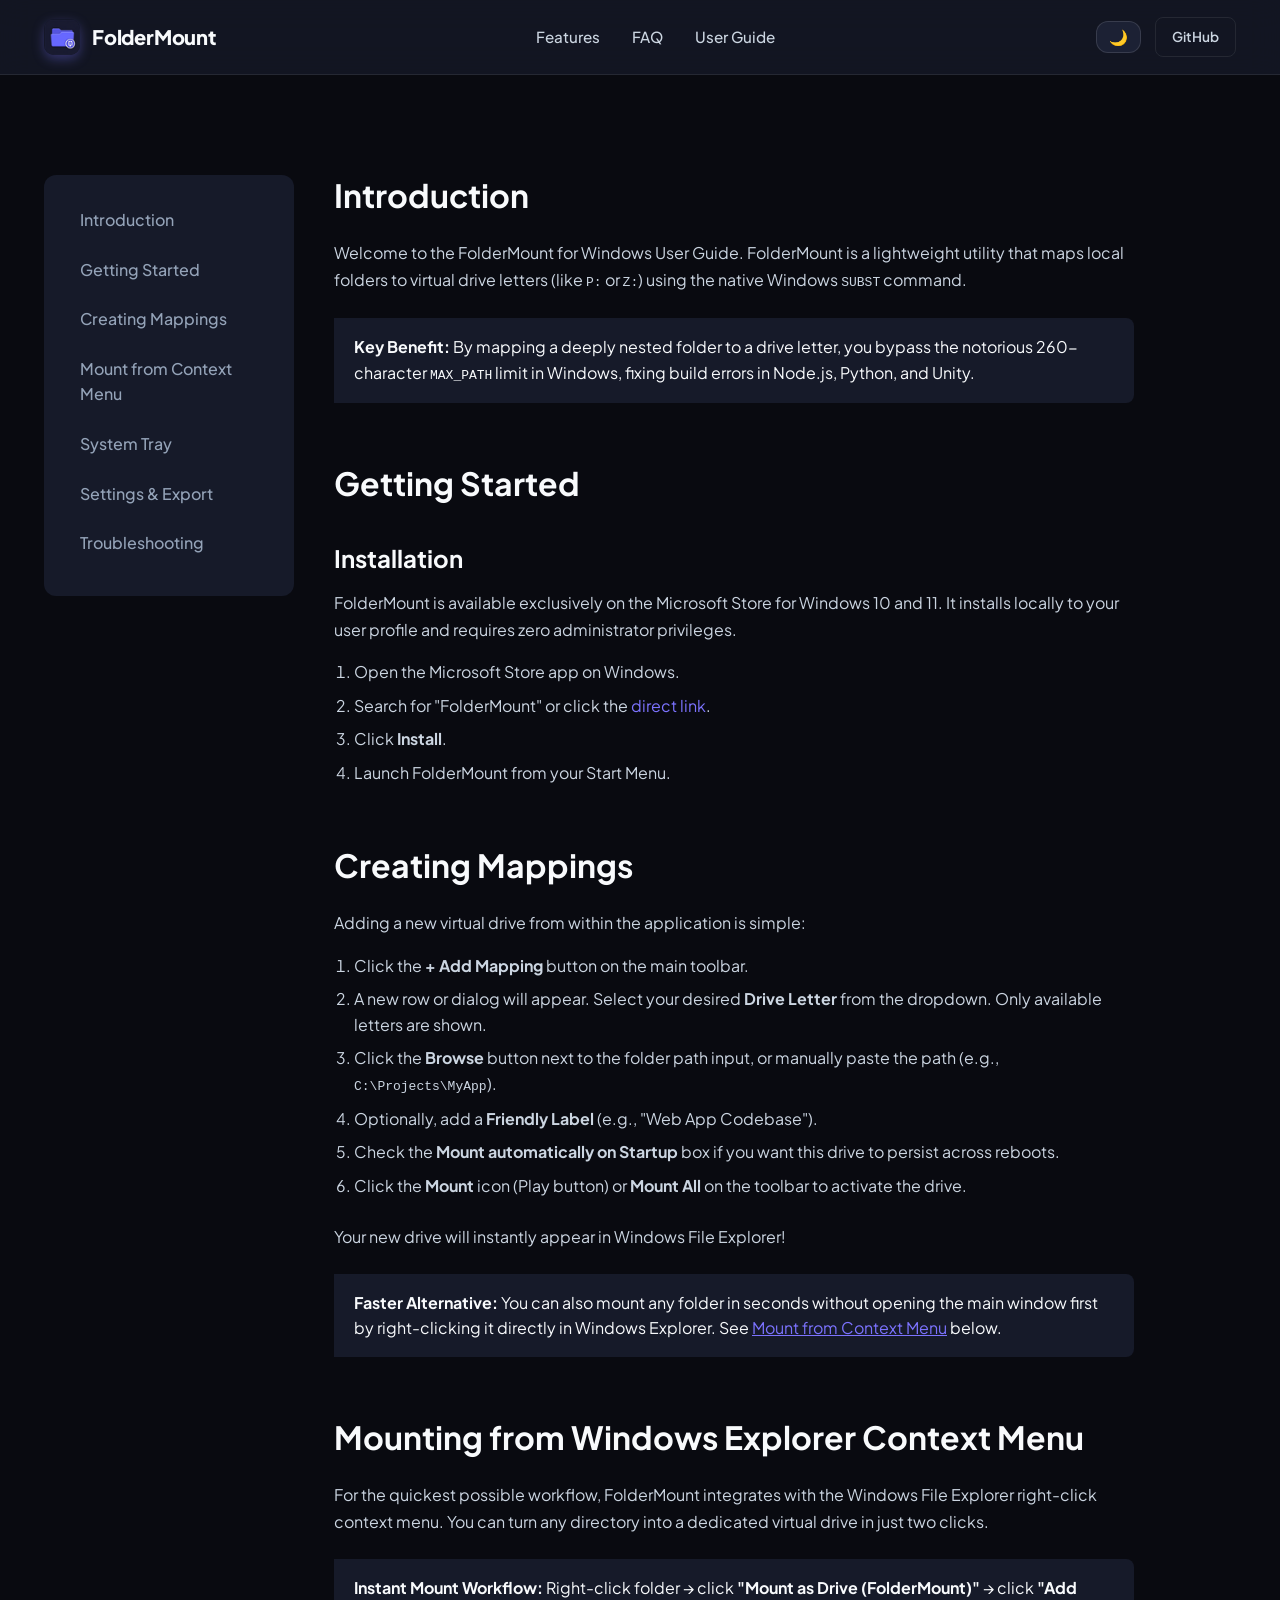
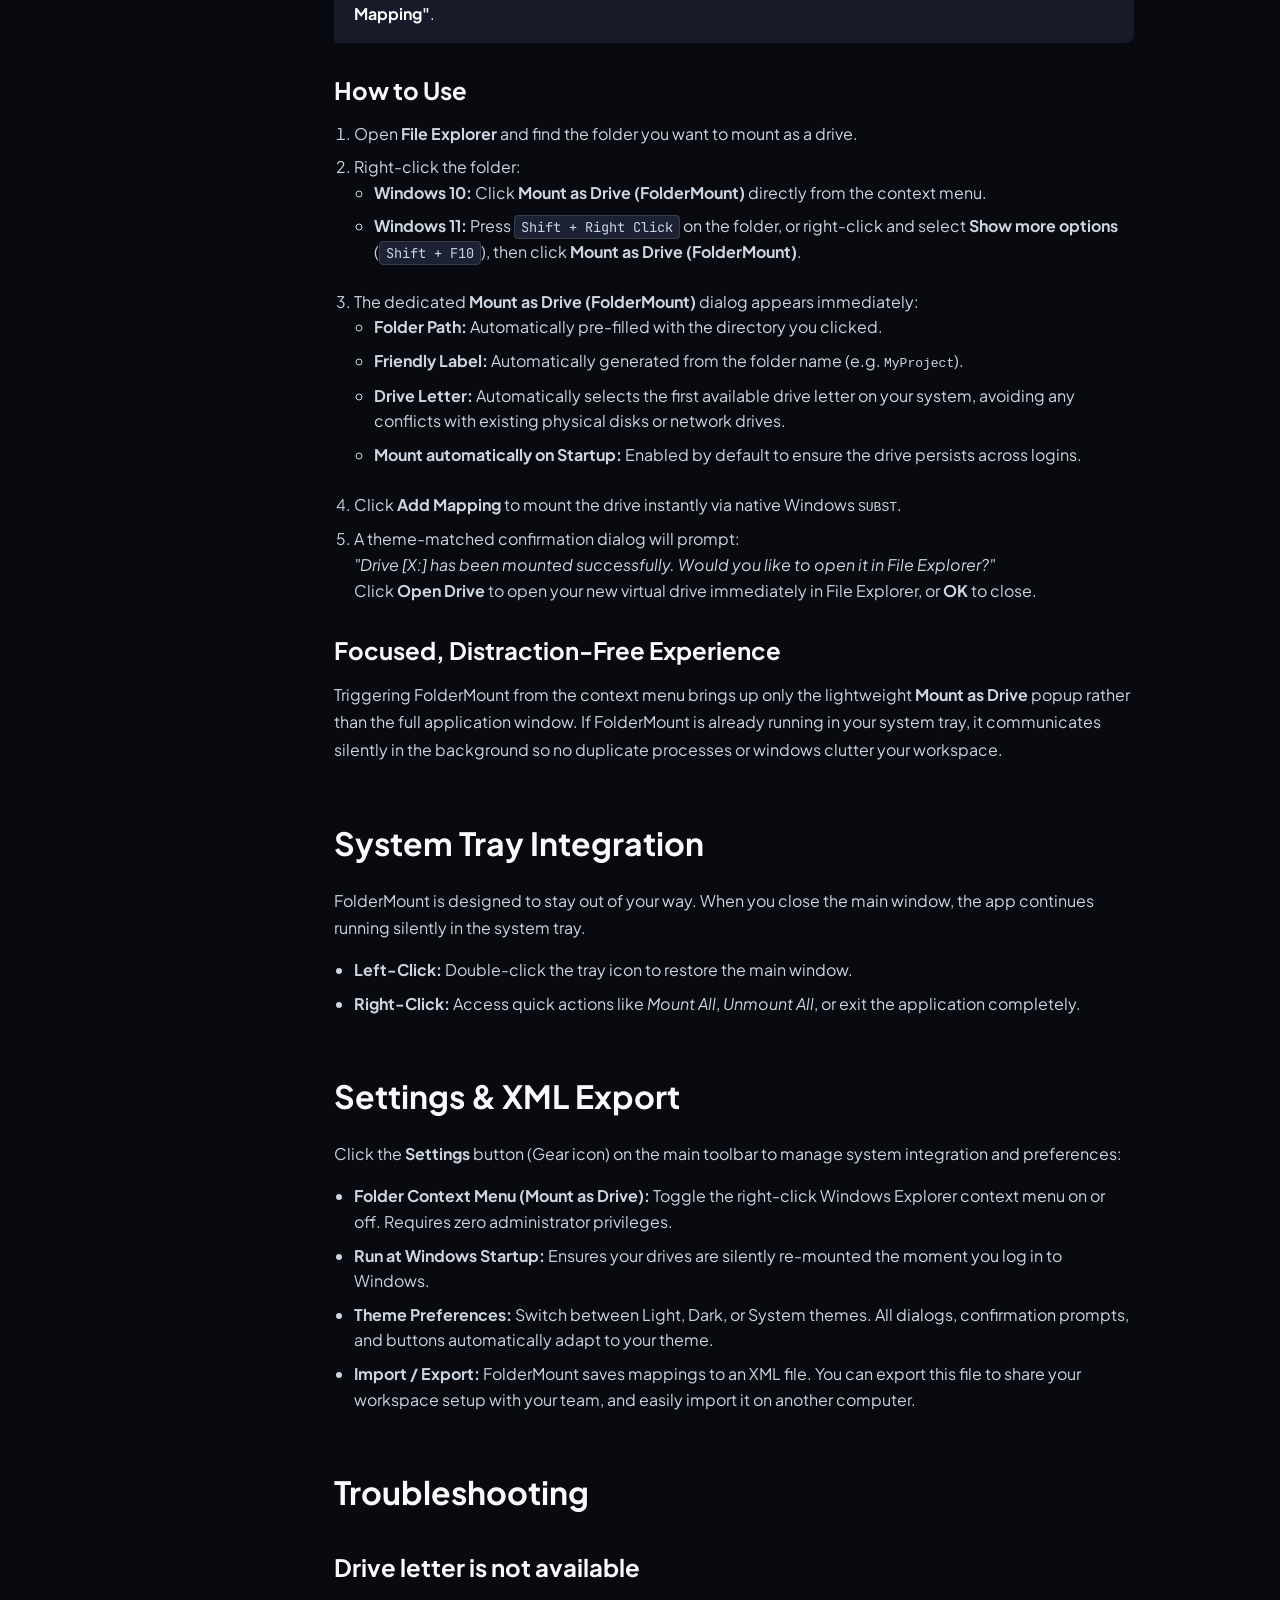
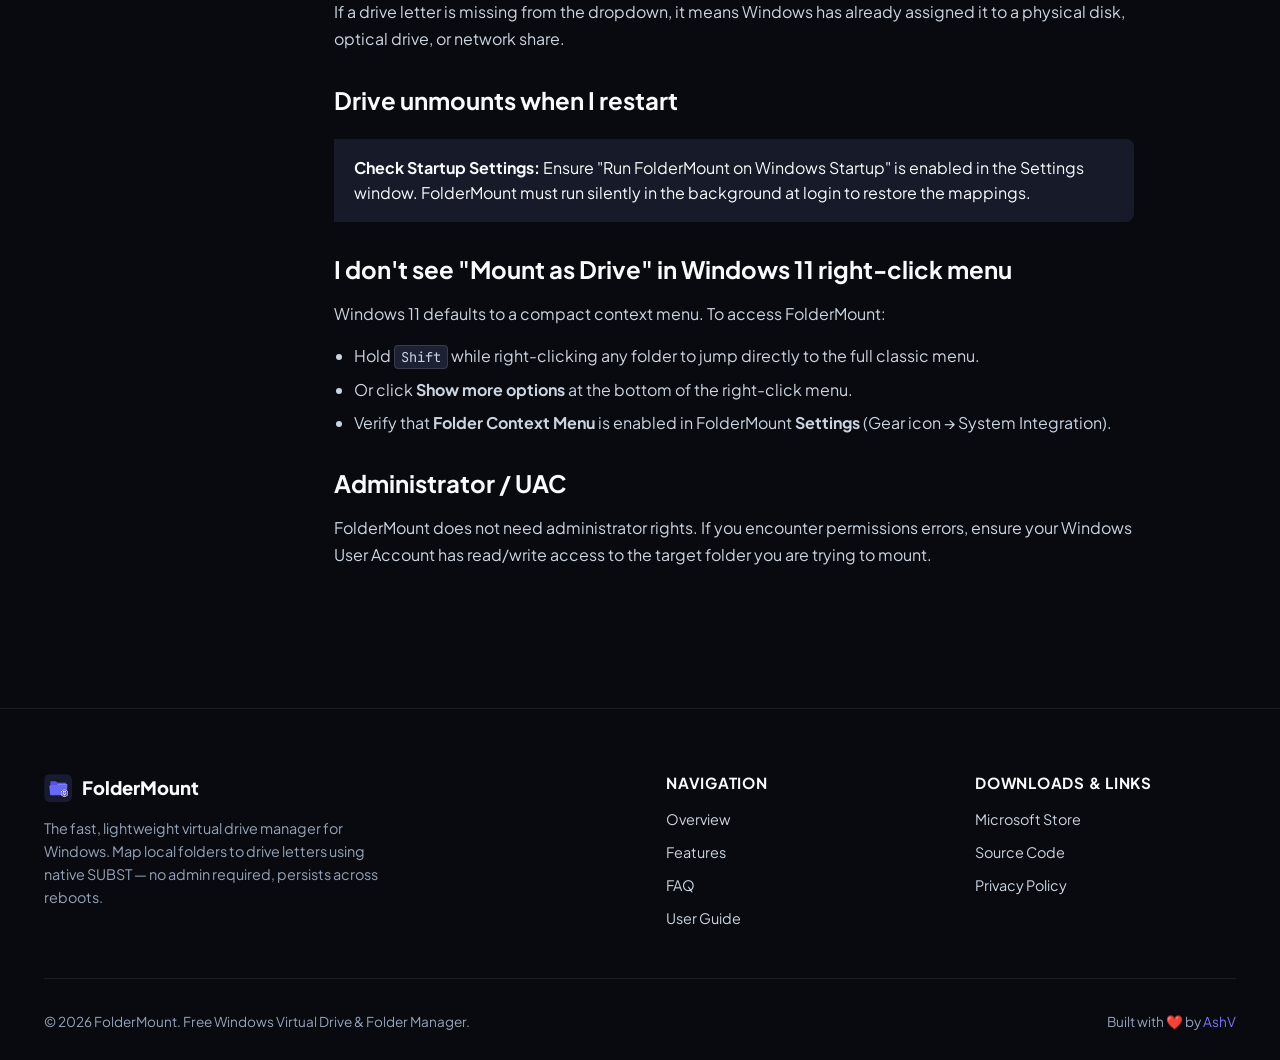
<file: docs/guide/index.html>
<!DOCTYPE html>
<html lang="en">
<head>
  <meta charset="UTF-8">
  <meta name="viewport" content="width=device-width, initial-scale=1.0">
  
  <title>User Guide — FolderMount for Windows</title>
  
  <meta name="description" content="Complete user guide and documentation for FolderMount for Windows.">
  <meta name="author" content="AshV">
  
  <!-- Theme Initialization -->
  <script>
    (function() {
      try {
        var mode = localStorage.getItem('foldermount_theme') || 'dark';
        document.documentElement.setAttribute('data-theme', mode);
        document.documentElement.setAttribute('data-theme-mode', mode);
      } catch (e) {}
    })();
  </script>

  <!-- Favicon & Icons -->
  <link rel="icon" type="image/x-icon" href="../assets/icons/favicon.ico">
  <link rel="icon" type="image/png" sizes="32x32" href="../assets/icons/favicon-32.png">
  <link rel="icon" type="image/png" sizes="192x192" href="../assets/icons/icon-192.png">
  <link rel="apple-touch-icon" sizes="180x180" href="../assets/icons/apple-touch-icon.png">

  <!-- Main Stylesheet -->
  <link rel="stylesheet" href="../css/style.css">

  <style>
    .guide-layout {
        display: flex;
        gap: 40px;
        margin-top: 100px;
        margin-bottom: 80px;
    }
    
    .guide-sidebar {
        width: 250px;
        flex-shrink: 0;
        position: sticky;
        top: 110px;
        height: fit-content;
        padding: 24px;
        background: var(--bg-surface);
        border: 1px solid var(--border-color);
        border-radius: 12px;
    }
    
    .guide-nav-list {
        list-style: none;
        padding: 0;
        margin: 0;
    }
    
    .guide-nav-item {
        margin-bottom: 8px;
    }
    
    .guide-nav-link {
        display: block;
        color: var(--text-muted);
        text-decoration: none;
        padding: 8px 12px;
        border-radius: 6px;
        transition: all 0.2s ease;
        font-weight: 500;
    }
    
    .guide-nav-link:hover, .guide-nav-link.active {
        background: var(--bg-elevated);
        color: var(--text-primary);
    }
    
    .guide-content {
        flex-grow: 1;
        max-width: 800px;
    }
    
    .guide-section {
        margin-bottom: 60px;
        scroll-margin-top: 110px;
    }
    
    .guide-section h2 {
        font-size: 2rem;
        margin-bottom: 1rem;
        padding-bottom: 0.5rem;
        border-bottom: 1px solid var(--border-color);
    }
    
    .guide-section h3 {
        font-size: 1.5rem;
        margin-top: 2rem;
        margin-bottom: 1rem;
    }
    
    .guide-section p {
        margin-bottom: 1rem;
        color: var(--text-secondary);
        line-height: 1.7;
    }
    
    .guide-section ul, .guide-section ol {
        margin-left: 20px;
        margin-bottom: 1.5rem;
        color: var(--text-secondary);
    }
    
    .guide-section li {
        margin-bottom: 0.5rem;
    }
    
    .guide-callout {
        padding: 16px 20px;
        border-left: 4px solid var(--accent-blue);
        background: var(--bg-surface);
        margin: 24px 0;
        border-radius: 0 8px 8px 0;
    }
    
    .guide-callout.warning {
        border-color: var(--accent-orange);
    }
    
    @media (max-width: 900px) {
        .guide-layout {
            flex-direction: column;
        }
        .guide-sidebar {
            width: 100%;
            position: static;
            margin-bottom: 30px;
        }
    }
  </style>
</head>
<body>

  <!-- Navigation Bar -->
  <header class="navbar">
    <div class="container nav-container">
      <a href="../index.html#hero" class="nav-brand" aria-label="FolderMount Home">
        <img src="../assets/icons/icon-44.png" alt="FolderMount Logo" class="nav-logo" width="36" height="36">
        <span class="brand-text">FolderMount</span>
      </a>

      <nav aria-label="Main Navigation">
        <ul class="nav-menu">
          <li><a href="../index.html#features" class="nav-link">Features</a></li>
          <li><a href="../index.html#faq" class="nav-link">FAQ</a></li>
          <li><a href="index.html" class="nav-link active">User Guide</a></li>
          <li class="mobile-only-item"><a href="https://github.com/AshV/FolderMount" target="_blank" rel="noopener noreferrer" class="nav-link">GitHub</a></li>
          <li class="mobile-only-item">
            <div class="mobile-theme-wrapper">
              <span class="mobile-theme-label">Theme Preference</span>
              <div class="mobile-theme-options">
                <button class="mobile-theme-btn" data-theme-val="dark">🌙 Dark</button>
                <button class="mobile-theme-btn" data-theme-val="light">☀️ Light</button>
              </div>
            </div>
          </li>
        </ul>
      </nav>

      <div class="nav-actions">
        <!-- Theme Toggle Button -->
        <button class="theme-toggle-btn" id="theme-toggle-btn" aria-label="Toggle Dark/Light Theme" title="Toggle Theme">
          <span class="theme-icon-indicator" id="theme-indicator-icon">🌙</span>
        </button>

        <a href="https://github.com/AshV/FolderMount" target="_blank" rel="noopener noreferrer" class="btn btn-ghost btn-sm">
          <span>GitHub</span>
        </a>
      </div>
    </div>
  </header>

  <main>
    <div class="container">
      <div class="guide-layout">
        <!-- Sidebar -->
        <aside class="guide-sidebar">
          <ul class="guide-nav-list">
            <li class="guide-nav-item"><a href="#introduction" class="guide-nav-link active">Introduction</a></li>
            <li class="guide-nav-item"><a href="#getting-started" class="guide-nav-link">Getting Started</a></li>
            <li class="guide-nav-item"><a href="#creating-mappings" class="guide-nav-link">Creating Mappings</a></li>
            <li class="guide-nav-item"><a href="#context-menu" class="guide-nav-link">Mount from Context Menu</a></li>
            <li class="guide-nav-item"><a href="#system-tray" class="guide-nav-link">System Tray</a></li>
            <li class="guide-nav-item"><a href="#settings" class="guide-nav-link">Settings & Export</a></li>
            <li class="guide-nav-item"><a href="#troubleshooting" class="guide-nav-link">Troubleshooting</a></li>
          </ul>
        </aside>

        <!-- Content -->
        <div class="guide-content">
          <section id="introduction" class="guide-section">
            <h2>Introduction</h2>
            <p>Welcome to the FolderMount for Windows User Guide. FolderMount is a lightweight utility that maps local folders to virtual drive letters (like <code>P:</code> or <code>Z:</code>) using the native Windows <code>SUBST</code> command.</p>
            <div class="guide-callout">
              <strong>Key Benefit:</strong> By mapping a deeply nested folder to a drive letter, you bypass the notorious 260-character <code>MAX_PATH</code> limit in Windows, fixing build errors in Node.js, Python, and Unity.
            </div>
          </section>

          <section id="getting-started" class="guide-section">
            <h2>Getting Started</h2>
            <h3>Installation</h3>
            <p>FolderMount is available exclusively on the Microsoft Store for Windows 10 and 11. It installs locally to your user profile and requires zero administrator privileges.</p>
            <ol>
              <li>Open the Microsoft Store app on Windows.</li>
              <li>Search for "FolderMount" or click the <a href="https://apps.microsoft.com/detail/9NWMFW1MDRPQ" target="_blank">direct link</a>.</li>
              <li>Click <strong>Install</strong>.</li>
              <li>Launch FolderMount from your Start Menu.</li>
            </ol>
          </section>

          <section id="creating-mappings" class="guide-section">
            <h2>Creating Mappings</h2>
            <p>Adding a new virtual drive from within the application is simple:</p>
            <ol>
              <li>Click the <strong>+ Add Mapping</strong> button on the main toolbar.</li>
              <li>A new row or dialog will appear. Select your desired <strong>Drive Letter</strong> from the dropdown. Only available letters are shown.</li>
              <li>Click the <strong>Browse</strong> button next to the folder path input, or manually paste the path (e.g., <code>C:\Projects\MyApp</code>).</li>
              <li>Optionally, add a <strong>Friendly Label</strong> (e.g., "Web App Codebase").</li>
              <li>Check the <strong>Mount automatically on Startup</strong> box if you want this drive to persist across reboots.</li>
              <li>Click the <strong>Mount</strong> icon (Play button) or <strong>Mount All</strong> on the toolbar to activate the drive.</li>
            </ol>
            <p>Your new drive will instantly appear in Windows File Explorer!</p>
            <div class="guide-callout">
              <strong>Faster Alternative:</strong> You can also mount any folder in seconds without opening the main window first by right-clicking it directly in Windows Explorer. See <a href="#context-menu" style="color: var(--accent-primary); text-decoration: underline;">Mount from Context Menu</a> below.
            </div>
          </section>

          <section id="context-menu" class="guide-section">
            <h2>Mounting from Windows Explorer Context Menu</h2>
            <p>For the quickest possible workflow, FolderMount integrates with the Windows File Explorer right-click context menu. You can turn any directory into a dedicated virtual drive in just two clicks.</p>

            <div class="guide-callout">
              <strong>Instant Mount Workflow:</strong> Right-click folder &rarr; click <strong>"Mount as Drive (FolderMount)"</strong> &rarr; click <strong>"Add Mapping"</strong>.
            </div>

            <h3>How to Use</h3>
            <ol>
              <li>Open <strong>File Explorer</strong> and find the folder you want to mount as a drive.</li>
              <li>Right-click the folder:
                <ul>
                  <li><strong>Windows 10:</strong> Click <strong>Mount as Drive (FolderMount)</strong> directly from the context menu.</li>
                  <li><strong>Windows 11:</strong> Press <kbd style="background: var(--bg-card); padding: 2px 6px; border-radius: 4px; border: 1px solid var(--border-card); font-size: 0.85em; font-family: var(--font-mono);">Shift + Right Click</kbd> on the folder, or right-click and select <strong>Show more options</strong> (<kbd style="background: var(--bg-card); padding: 2px 6px; border-radius: 4px; border: 1px solid var(--border-card); font-size: 0.85em; font-family: var(--font-mono);">Shift + F10</kbd>), then click <strong>Mount as Drive (FolderMount)</strong>.</li>
                </ul>
              </li>
              <li>The dedicated <strong>Mount as Drive (FolderMount)</strong> dialog appears immediately:
                <ul>
                  <li><strong>Folder Path:</strong> Automatically pre-filled with the directory you clicked.</li>
                  <li><strong>Friendly Label:</strong> Automatically generated from the folder name (e.g. <code>MyProject</code>).</li>
                  <li><strong>Drive Letter:</strong> Automatically selects the first available drive letter on your system, avoiding any conflicts with existing physical disks or network drives.</li>
                  <li><strong>Mount automatically on Startup:</strong> Enabled by default to ensure the drive persists across logins.</li>
                </ul>
              </li>
              <li>Click <strong>Add Mapping</strong> to mount the drive instantly via native Windows <code>SUBST</code>.</li>
              <li>A theme-matched confirmation dialog will prompt:
                <br><em>"Drive [X:] has been mounted successfully. Would you like to open it in File Explorer?"</em>
                <br>Click <strong>Open Drive</strong> to open your new virtual drive immediately in File Explorer, or <strong>OK</strong> to close.
              </li>
            </ol>

            <h3>Focused, Distraction-Free Experience</h3>
            <p>Triggering FolderMount from the context menu brings up only the lightweight <strong>Mount as Drive</strong> popup rather than the full application window. If FolderMount is already running in your system tray, it communicates silently in the background so no duplicate processes or windows clutter your workspace.</p>
          </section>

          <section id="system-tray" class="guide-section">
            <h2>System Tray Integration</h2>
            <p>FolderMount is designed to stay out of your way. When you close the main window, the app continues running silently in the system tray.</p>
            <ul>
              <li><strong>Left-Click:</strong> Double-click the tray icon to restore the main window.</li>
              <li><strong>Right-Click:</strong> Access quick actions like <em>Mount All</em>, <em>Unmount All</em>, or exit the application completely.</li>
            </ul>
          </section>

          <section id="settings" class="guide-section">
            <h2>Settings & XML Export</h2>
            <p>Click the <strong>Settings</strong> button (Gear icon) on the main toolbar to manage system integration and preferences:</p>
            <ul>
              <li><strong>Folder Context Menu (Mount as Drive):</strong> Toggle the right-click Windows Explorer context menu on or off. Requires zero administrator privileges.</li>
              <li><strong>Run at Windows Startup:</strong> Ensures your drives are silently re-mounted the moment you log in to Windows.</li>
              <li><strong>Theme Preferences:</strong> Switch between Light, Dark, or System themes. All dialogs, confirmation prompts, and buttons automatically adapt to your theme.</li>
              <li><strong>Import / Export:</strong> FolderMount saves mappings to an XML file. You can export this file to share your workspace setup with your team, and easily import it on another computer.</li>
            </ul>
          </section>

          <section id="troubleshooting" class="guide-section">
            <h2>Troubleshooting</h2>
            <h3>Drive letter is not available</h3>
            <p>If a drive letter is missing from the dropdown, it means Windows has already assigned it to a physical disk, optical drive, or network share.</p>

            <h3>Drive unmounts when I restart</h3>
            <div class="guide-callout warning">
              <strong>Check Startup Settings:</strong> Ensure "Run FolderMount on Windows Startup" is enabled in the Settings window. FolderMount must run silently in the background at login to restore the mappings.
            </div>

            <h3>I don't see "Mount as Drive" in Windows 11 right-click menu</h3>
            <p>Windows 11 defaults to a compact context menu. To access FolderMount:</p>
            <ul>
              <li>Hold <kbd style="background: var(--bg-card); padding: 2px 6px; border-radius: 4px; border: 1px solid var(--border-card); font-size: 0.85em; font-family: var(--font-mono);">Shift</kbd> while right-clicking any folder to jump directly to the full classic menu.</li>
              <li>Or click <strong>Show more options</strong> at the bottom of the right-click menu.</li>
              <li>Verify that <strong>Folder Context Menu</strong> is enabled in FolderMount <strong>Settings</strong> (Gear icon &rarr; System Integration).</li>
            </ul>

            <h3>Administrator / UAC</h3>
            <p>FolderMount does not need administrator rights. If you encounter permissions errors, ensure your Windows User Account has read/write access to the target folder you are trying to mount.</p>
          </section>
        </div>
      </div>
    </div>
  </main>

  <!-- Footer -->
  <footer class="footer">
    <div class="container">
      <div class="footer-grid">
        <div class="footer-brand">
          <div style="display: flex; align-items: center; gap: 10px;">
            <img src="../assets/icons/icon-44.png" alt="FolderMount" width="28" height="28" style="border-radius: 6px;">
            <span style="font-weight: 800; font-size: 1.15rem; color: var(--text-primary);">FolderMount</span>
          </div>
          <p>The fast, lightweight virtual drive manager for Windows. Map local folders to drive letters using native SUBST — no admin required, persists across reboots.</p>
        </div>

        <div class="footer-col">
          <h4>Navigation</h4>
          <ul class="footer-links">
            <li><a href="../index.html#hero">Overview</a></li>
            <li><a href="../index.html#features">Features</a></li>
            <li><a href="../index.html#faq">FAQ</a></li>
            <li><a href="index.html">User Guide</a></li>
          </ul>
        </div>

        <div class="footer-col">
          <h4>Downloads &amp; Links</h4>
          <ul class="footer-links">
            <li><a href="https://apps.microsoft.com/detail/9NWMFW1MDRPQ" target="_blank" rel="noopener noreferrer">Microsoft Store</a></li>
            <li><a href="https://github.com/AshV/FolderMount" target="_blank" rel="noopener noreferrer">Source Code</a></li>
            <li><a href="../privacy.html">Privacy Policy</a></li>
          </ul>
        </div>
      </div>

      <div class="footer-bottom">
        <div>&copy; 2026 FolderMount. Free Windows Virtual Drive &amp; Folder Manager.</div>
        <div>Built with ❤️ by <a href="https://github.com/AshV" target="_blank" rel="noopener noreferrer">AshV</a></div>
      </div>
    </div>
  </footer>

  <!-- Main Script -->
  <script src="../js/app.js"></script>
  
  <!-- Active Sidebar Script -->
  <script>
    document.addEventListener('DOMContentLoaded', () => {
        const sections = document.querySelectorAll('.guide-section');
        const navLinks = document.querySelectorAll('.guide-nav-link');

        window.addEventListener('scroll', () => {
            let current = '';
            const scrollY = window.pageYOffset;

            sections.forEach(section => {
                const sectionTop = section.offsetTop;
                if (scrollY >= (sectionTop - 150)) {
                    current = section.getAttribute('id');
                }
            });

            navLinks.forEach(link => {
                link.classList.remove('active');
                if (link.getAttribute('href') === `#${current}`) {
                    link.classList.add('active');
                }
            });
        });
    });
  </script>
</body>
</html>
</file>
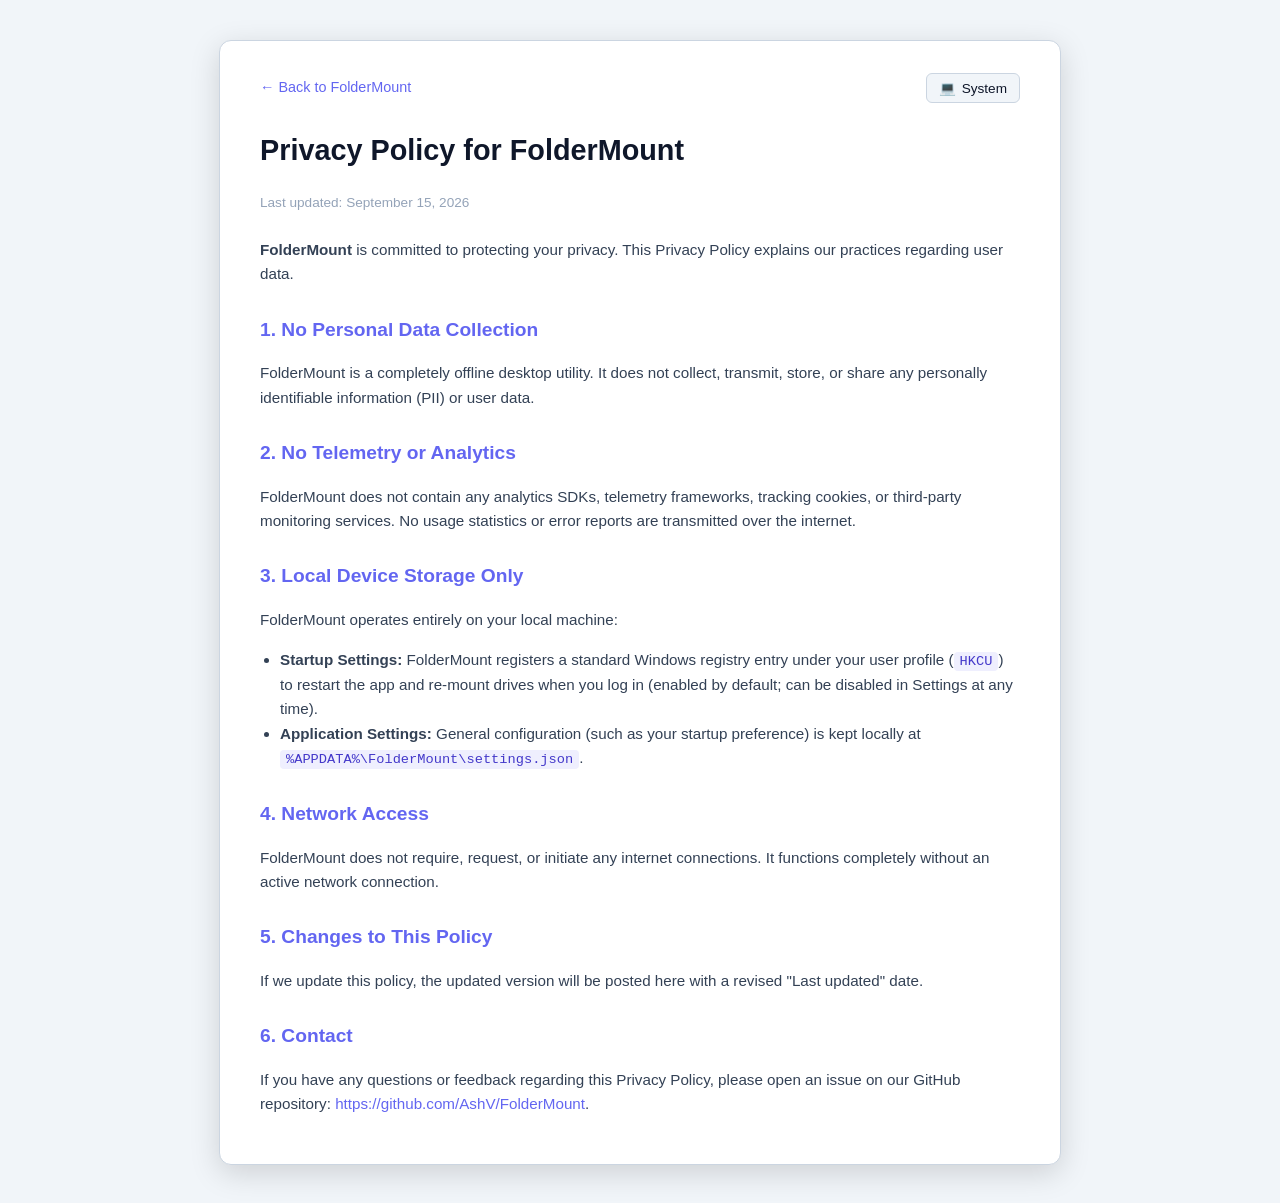
<file: docs/privacy.html>
<!DOCTYPE html>
<html lang="en">
<head>
  <meta charset="UTF-8">
  <meta name="viewport" content="width=device-width, initial-scale=1.0">
  <meta name="description" content="Privacy Policy for FolderMount for Windows - 100% offline desktop utility with zero data collection, no telemetry, and local storage only.">
  <meta name="theme-color" content="#1e1e28">
  <link rel="canonical" href="https://www.ashishvishwakarma.com/FolderMount/privacy.html">
  <link rel="icon" type="image/x-icon" href="./assets/icons/favicon.ico">
  <title>Privacy Policy - FolderMount</title>

  <!-- Theme Initialization (Runs synchronously to prevent FOUT / theme flash) -->
  <script>
    (function() {
      try {
        var mode = localStorage.getItem('foldermount_theme') || 'system';
        var isDark = mode === 'dark' || (mode === 'system' && window.matchMedia && window.matchMedia('(prefers-color-scheme: dark)').matches);
        document.documentElement.setAttribute('data-theme', isDark ? 'dark' : 'light');
        document.documentElement.setAttribute('data-theme-mode', mode);
      } catch (e) {}
    })();
  </script>

  <style>
    :root, [data-theme="dark"] {
      --bg: #1E1E28;
      --card-bg: #252530;
      --border: #3F3F5A;
      --text: #F8FAFC;
      --text-sec: #CBD5E1;
      --accent: #7C73FF;
    }
    [data-theme="light"] {
      --bg: #F1F5F9;
      --card-bg: #FFFFFF;
      --border: #CBD5E1;
      --text: #0F172A;
      --text-sec: #334155;
      --accent: #6366F1;
    }
    body {
      font-family: -apple-system, BlinkMacSystemFont, "Segoe UI", Roboto, sans-serif;
      background: var(--bg);
      color: var(--text);
      line-height: 1.6;
      margin: 0;
      padding: 40px 20px;
      transition: background 0.2s ease, color 0.2s ease;
    }
    .container {
      max-width: 760px;
      margin: 0 auto;
      background: var(--card-bg);
      border: 1px solid var(--border);
      border-radius: 12px;
      padding: 32px 40px;
      box-shadow: 0 8px 30px rgba(0, 0, 0, 0.15);
    }
    .back-nav {
      display: flex;
      align-items: center;
      justify-content: space-between;
      margin-bottom: 24px;
    }
    .back-nav a {
      display: inline-flex;
      align-items: center;
      gap: 6px;
      font-size: 0.9rem;
      font-weight: 500;
    }
    .theme-toggle-btn {
      display: inline-flex;
      align-items: center;
      gap: 6px;
      padding: 6px 12px;
      border-radius: 6px;
      border: 1px solid var(--border);
      background: var(--bg);
      color: var(--text);
      font-size: 0.85rem;
      font-weight: 500;
      cursor: pointer;
      transition: background 0.18s ease, border-color 0.18s ease;
    }
    .theme-toggle-btn:hover {
      border-color: var(--accent);
    }
    h1 {
      color: var(--text);
      margin-top: 0;
      font-size: 1.8rem;
    }
    h2 {
      color: var(--accent);
      font-size: 1.2rem;
      margin-top: 28px;
    }
    p, li {
      color: var(--text-sec);
      font-size: 0.95rem;
    }
    ul {
      padding-left: 20px;
    }
    code {
      font-family: Consolas, monospace;
      padding: 2px 6px;
      border-radius: 4px;
      background: rgba(124, 115, 255, 0.12);
      color: var(--accent);
      font-size: 0.9em;
    }
    [data-theme="light"] code {
      background: rgba(99, 102, 241, 0.1);
      color: #4338ca;
    }
    .date {
      color: #94A3B8;
      font-size: 0.85rem;
      margin-bottom: 24px;
    }
    a {
      color: var(--accent);
      text-decoration: none;
    }
    a:hover {
      text-decoration: underline;
    }
  </style>
</head>
<body>
  <div class="container">
    <div class="back-nav">
      <a href="./">&larr; Back to FolderMount</a>
      <button id="privacy-theme-toggle" class="theme-toggle-btn" title="Toggle Theme (Follow System / Dark / Light)" aria-label="Toggle theme">
        <span id="privacy-theme-icon">💻</span>
        <span id="privacy-theme-text">System</span>
      </button>
    </div>
    <h1>Privacy Policy for FolderMount</h1>
    <div class="date">Last updated: September 15, 2026</div>

    <p><strong>FolderMount</strong> is committed to protecting your privacy. This Privacy Policy explains our practices regarding user data.</p>

    <h2>1. No Personal Data Collection</h2>
    <p>FolderMount is a completely offline desktop utility. It does not collect, transmit, store, or share any personally identifiable information (PII) or user data.</p>

    <h2>2. No Telemetry or Analytics</h2>
    <p>FolderMount does not contain any analytics SDKs, telemetry frameworks, tracking cookies, or third-party monitoring services. No usage statistics or error reports are transmitted over the internet.</p>

    <h2>3. Local Device Storage Only</h2>
    <p>FolderMount operates entirely on your local machine:</p>
    <ul>
      <li><strong>Startup Settings:</strong> FolderMount registers a standard Windows registry entry under your user profile (<code>HKCU</code>) to restart the app and re-mount drives when you log in (enabled by default; can be disabled in Settings at any time).</li>
      <li><strong>Application Settings:</strong> General configuration (such as your startup preference) is kept locally at <code>%APPDATA%\FolderMount\settings.json</code>.</li>
    </ul>

    <h2>4. Network Access</h2>
    <p>FolderMount does not require, request, or initiate any internet connections. It functions completely without an active network connection.</p>

    <h2>5. Changes to This Policy</h2>
    <p>If we update this policy, the updated version will be posted here with a revised "Last updated" date.</p>

    <h2>6. Contact</h2>
    <p>If you have any questions or feedback regarding this Privacy Policy, please open an issue on our GitHub repository: <a href="https://github.com/AshV/FolderMount" target="_blank" rel="noopener">https://github.com/AshV/FolderMount</a>.</p>
  </div>

  <script>
    (function() {
      var STORAGE_KEY = 'foldermount_theme';
      function getMode() {
        var m = localStorage.getItem(STORAGE_KEY);
        return (m === 'dark' || m === 'light' || m === 'system') ? m : 'system';
      }
      function getResolved(m) {
        if (m === 'dark') return 'dark';
        if (m === 'light') return 'light';
        return (window.matchMedia && window.matchMedia('(prefers-color-scheme: dark)').matches) ? 'dark' : 'light';
      }
      function apply(m) {
        var r = getResolved(m);
        document.documentElement.setAttribute('data-theme', r);
        document.documentElement.setAttribute('data-theme-mode', m);
        var iconEl = document.getElementById('privacy-theme-icon');
        var textEl = document.getElementById('privacy-theme-text');
        var icons = { system: '💻', dark: '🌙', light: '☀️' };
        var labels = { system: 'System', dark: 'Dark', light: 'Light' };
        if (iconEl) iconEl.textContent = icons[m] || '💻';
        if (textEl) textEl.textContent = labels[m] || 'System';
      }
      var current = getMode();
      apply(current);
      var btn = document.getElementById('privacy-theme-toggle');
      if (btn) {
        btn.addEventListener('click', function() {
          var c = getMode();
          var next = c === 'system' ? 'dark' : (c === 'dark' ? 'light' : 'system');
          localStorage.setItem(STORAGE_KEY, next);
          apply(next);
        });
      }
      if (window.matchMedia) {
        var mq = window.matchMedia('(prefers-color-scheme: dark)');
        var onMq = function() {
          if (getMode() === 'system') apply('system');
        };
        if (mq.addEventListener) mq.addEventListener('change', onMq);
        else if (mq.addListener) mq.addListener(onMq);
      }
    })();
  </script>
</body>
</html>
</file>
<file: docs/css/style.css>
/* ==========================================================================
   FolderMount — Design System & Stylesheet
   Designed for High Performance, Rich Aesthetics & Zero Dependencies
   ========================================================================== */

@import url('https://fonts.googleapis.com/css2?family=JetBrains+Mono:wght@400;500;600&family=Plus+Jakarta+Sans:wght@400;500;600;700;800&display=swap');

/* CSS Variables / Theme Tokens */
:root {
  --bg-deep: #090a10;
  --bg-base: #0f121d;
  --bg-surface: #161a29;
  --bg-card: #1c2134;
  --bg-card-hover: #232a42;
  --bg-elevated: #28304c;
  --bg-glass: rgba(22, 26, 41, 0.75);
  --bg-glass-card: rgba(28, 33, 52, 0.65);

  --accent-primary: #7c73ff;
  --accent-primary-hover: #9088ff;
  --accent-primary-glow: rgba(124, 115, 255, 0.28);
  --accent-cyan: #38bdf8;
  --accent-cyan-glow: rgba(56, 189, 248, 0.25);
  --accent-success: #4ade80;
  --accent-success-glow: rgba(74, 222, 128, 0.25);
  --accent-warning: #fbbf24;
  --accent-danger: #ef4444;

  --text-primary: #f8fafc;
  --text-secondary: #cbd5e1;
  --text-muted: #94a3b8;
  --text-dark: #0f172a;

  --border-subtle: rgba(255, 255, 255, 0.08);
  --border-card: rgba(255, 255, 255, 0.12);
  --border-accent: rgba(124, 115, 255, 0.35);

  --font-main: 'Plus Jakarta Sans', -apple-system, BlinkMacSystemFont, 'Segoe UI', Roboto, sans-serif;
  --font-mono: 'JetBrains Mono', 'Cascadia Code', Consolas, monospace;

  --radius-sm: 8px;
  --radius-md: 12px;
  --radius-lg: 18px;
  --radius-xl: 24px;
  --radius-full: 9999px;

  --shadow-sm: 0 2px 8px rgba(0, 0, 0, 0.25);
  --shadow-md: 0 8px 24px rgba(0, 0, 0, 0.35);
  --shadow-lg: 0 16px 40px rgba(0, 0, 0, 0.5);
  --shadow-glow: 0 0 35px var(--accent-primary-glow);

  --transition-fast: 0.18s ease;
  --transition-normal: 0.28s ease;
  --transition-slow: 0.45s cubic-bezier(0.16, 1, 0.3, 1);
  --max-width: 1240px;
}

/* Light Theme Design Tokens (Matches FolderMount WPF Desktop App) */
[data-theme="light"] {
  --bg-deep: #f1f5f9;
  --bg-base: #f8fafc;
  --bg-surface: #ffffff;
  --bg-card: #ffffff;
  --bg-card-hover: #f1f5f9;
  --bg-elevated: #e2e8f0;
  --bg-glass: rgba(255, 255, 255, 0.88);
  --bg-glass-card: rgba(255, 255, 255, 0.82);

  --accent-primary: #6366f1;
  --accent-primary-hover: #4f46e5;
  --accent-primary-glow: rgba(99, 102, 241, 0.20);
  --accent-cyan: #0284c7;
  --accent-cyan-glow: rgba(2, 132, 199, 0.16);
  --accent-success: #16a34a;
  --accent-success-glow: rgba(22, 163, 74, 0.16);
  --accent-warning: #d97706;
  --accent-danger: #dc2626;

  --text-primary: #0f172a;
  --text-secondary: #334155;
  --text-muted: #64748b;
  --text-dark: #0f172a;

  --border-subtle: #e2e8f0;
  --border-card: #cbd5e1;
  --border-accent: rgba(99, 102, 241, 0.35);

  --shadow-sm: 0 2px 8px rgba(15, 23, 42, 0.06);
  --shadow-md: 0 8px 24px rgba(15, 23, 42, 0.08);
  --shadow-lg: 0 16px 40px rgba(15, 23, 42, 0.12);
  --shadow-glow: 0 0 35px var(--accent-primary-glow);
}

[data-theme="light"] body {
  background-color: var(--bg-deep);
}

/* Base & Reset */
*, *::before, *::after {
  box-sizing: border-box;
  margin: 0;
  padding: 0;
}

html {
  font-family: var(--font-main);
  background-color: var(--bg-deep);
  color: var(--text-primary);
  line-height: 1.6;
  scroll-behavior: smooth;
  -webkit-font-smoothing: antialiased;
  -moz-osx-font-smoothing: grayscale;
  overflow-x: clip;
}

body {
  min-height: 100vh;
  background-color: var(--bg-deep);
  position: relative;
  overflow-x: clip;
}

body::before, body::after {
  content: '';
  position: fixed;
  width: 60vw;
  height: 60vw;
  max-width: 800px;
  max-height: 800px;
  border-radius: 50%;
  filter: blur(120px);
  z-index: -1;
  pointer-events: none;
  animation: float-blob 20s infinite ease-in-out alternate;
}

body::before {
  top: -20%;
  left: -10%;
  background: rgba(124, 115, 255, 0.12);
}

body::after {
  bottom: -20%;
  right: -10%;
  background: rgba(56, 189, 248, 0.10);
  animation-delay: -10s;
  animation-duration: 25s;
}

[data-theme="light"] body::before {
  background: rgba(99, 102, 241, 0.20);
}

[data-theme="light"] body::after {
  background: rgba(2, 132, 199, 0.16);
}

@keyframes float-blob {
  0% { transform: translate(0, 0) scale(1); }
  33% { transform: translate(5%, 5%) scale(1.1); }
  66% { transform: translate(-5%, 8%) scale(0.9); }
  100% { transform: translate(0%, -5%) scale(1.05); }
}

a {
  color: var(--accent-primary);
  text-decoration: none;
  transition: color var(--transition-fast);
}

a:hover {
  color: var(--accent-primary-hover);
}

img, svg {
  display: block;
  max-width: 100%;
}

button, input, select {
  font-family: inherit;
  font-size: inherit;
}

/* Typography & Gradient Headings */
h1, h2, h3, h4, h5, h6 {
  color: var(--text-primary);
  font-weight: 700;
  line-height: 1.25;
}

.gradient-text {
  background: linear-gradient(135deg, #ffffff 10%, #d8d4ff 50%, #38bdf8 100%);
  background-size: 200% auto;
  -webkit-background-clip: text;
  -webkit-text-fill-color: transparent;
  display: inline-block;
  animation: text-shine 6s ease-in-out infinite alternate;
}

@keyframes text-shine {
  0% { background-position: 0% 50%; }
  100% { background-position: 100% 50%; }
}

.gradient-accent {
  background: linear-gradient(135deg, #7c73ff 0%, #38bdf8 100%);
  -webkit-background-clip: text;
  -webkit-text-fill-color: transparent;
}

/* Layout Utilities */
.container {
  width: 100%;
  max-width: var(--max-width);
  margin-left: auto;
  margin-right: auto;
  padding-left: 24px;
  padding-right: 24px;
}

.section {
  padding-top: 96px;
  padding-bottom: 96px;
  position: relative;
}

.section-alt {
  background: rgba(22, 26, 41, 0.45);
  border-top: 1px solid var(--border-subtle);
  border-bottom: 1px solid var(--border-subtle);
}

.section-alt-subtle {
  background: rgba(22, 26, 41, 0.35);
  border-top: 1px solid var(--border-subtle);
  border-bottom: 1px solid var(--border-subtle);
}

.section-header {
  text-align: center;
  max-width: 740px;
  margin: 0 auto 56px;
}

.section-tag {
  display: inline-flex;
  align-items: center;
  gap: 8px;
  padding: 6px 14px;
  border-radius: var(--radius-full);
  background: rgba(124, 115, 255, 0.12);
  border: 1px solid var(--border-accent);
  color: #b4aeff;
  font-size: 0.85rem;
  font-weight: 600;
  text-transform: uppercase;
  letter-spacing: 0.08em;
  margin-bottom: 16px;
}

.section-title {
  font-size: clamp(2rem, 4vw, 2.75rem);
  letter-spacing: -0.02em;
  margin-bottom: 16px;
}

.section-subtitle {
  font-size: clamp(1rem, 2vw, 1.15rem);
  color: var(--text-secondary);
  line-height: 1.65;
}

/* Navigation Bar */
.navbar {
  position: -webkit-sticky;
  position: sticky;
  top: 0;
  z-index: 1000;
  backdrop-filter: blur(16px);
  -webkit-backdrop-filter: blur(16px);
  background: var(--bg-glass);
  border-bottom: 1px solid var(--border-subtle);
  transition: background-color var(--transition-fast), border-color var(--transition-fast);
}

.nav-container {
  display: flex;
  align-items: center;
  justify-content: space-between;
  height: 74px;
}

.nav-brand {
  display: flex;
  align-items: center;
  gap: 12px;
  text-decoration: none;
}

.nav-logo {
  width: 36px;
  height: 36px;
  border-radius: 10px;
  box-shadow: 0 4px 12px rgba(124, 115, 255, 0.35);
}

.brand-text {
  font-size: 1.25rem;
  font-weight: 800;
  color: var(--text-primary);
  letter-spacing: -0.01em;
}

.brand-badge {
  font-size: 0.68rem;
  font-weight: 700;
  padding: 2px 7px;
  border-radius: var(--radius-full);
  background: rgba(124, 115, 255, 0.18);
  border: 1px solid var(--border-accent);
  color: #b4aeff;
  margin-left: 6px;
  vertical-align: middle;
}

.nav-menu {
  display: flex;
  align-items: center;
  gap: 32px;
  list-style: none;
}

.mobile-only-item {
  display: none;
}

.nav-link {
  font-size: 0.95rem;
  font-weight: 500;
  color: var(--text-secondary);
  transition: color var(--transition-fast);
  position: relative;
}

.nav-link:hover, .nav-link:focus {
  color: var(--text-primary);
}

.nav-link::after {
  content: '';
  position: absolute;
  bottom: -6px;
  left: 0;
  width: 0;
  height: 2px;
  background: var(--accent-primary);
  transition: width var(--transition-fast);
}

.nav-link:hover::after {
  width: 100%;
}

.nav-actions {
  display: flex;
  align-items: center;
  gap: 14px;
}

/* Theme Switcher in Navbar */
.theme-switcher {
  position: relative;
  display: inline-flex;
}

.theme-toggle-btn {
  display: inline-flex;
  align-items: center;
  gap: 7px;
  padding: 7px 12px;
  border-radius: var(--radius-md);
  background: var(--bg-card);
  border: 1px solid var(--border-card);
  color: var(--text-primary);
  font-size: 0.84rem;
  font-weight: 500;
  cursor: pointer;
  transition: all var(--transition-fast);
  user-select: none;
}

.theme-toggle-btn:hover {
  background: var(--bg-card-hover);
  border-color: var(--accent-primary);
}

.theme-icon-indicator {
  font-size: 0.95rem;
  line-height: 1;
  display: flex;
  align-items: center;
}

.theme-btn-label {
  font-size: 0.82rem;
  font-weight: 600;
  color: var(--text-secondary);
}

.theme-chevron {
  color: var(--text-muted);
  transition: transform var(--transition-fast);
}

.theme-toggle-btn[aria-expanded="true"] .theme-chevron {
  transform: rotate(180deg);
}

/* Dropdown Menu */
.theme-dropdown-menu {
  display: none;
  position: absolute;
  top: calc(100% + 8px);
  right: 0;
  min-width: 175px;
  background: var(--bg-card);
  border: 1px solid var(--border-card);
  border-radius: var(--radius-md);
  padding: 6px;
  box-shadow: var(--shadow-lg);
  z-index: 1050;
  flex-direction: column;
  gap: 3px;
  animation: themeDropIn 0.18s cubic-bezier(0.16, 1, 0.3, 1);
}

@keyframes themeDropIn {
  from { opacity: 0; transform: translateY(-6px); }
  to { opacity: 1; transform: translateY(0); }
}

.theme-dropdown-menu.show {
  display: flex;
}

.theme-menu-item {
  display: flex;
  align-items: center;
  justify-content: space-between;
  width: 100%;
  padding: 8px 12px;
  border: none;
  border-radius: var(--radius-sm);
  background: transparent;
  color: var(--text-secondary);
  font-size: 0.84rem;
  font-weight: 500;
  cursor: pointer;
  transition: all var(--transition-fast);
  text-align: left;
}

.theme-item-left {
  display: flex;
  align-items: center;
  gap: 8px;
}

.theme-item-icon {
  font-size: 0.95rem;
  line-height: 1;
}

.theme-check-icon {
  font-size: 0.85rem;
  color: var(--accent-primary);
  opacity: 0;
  font-weight: 700;
}

.theme-menu-item:hover {
  background: var(--bg-card-hover);
  color: var(--text-primary);
}

.theme-menu-item.active {
  background: rgba(124, 115, 255, 0.15);
  color: var(--accent-primary);
  font-weight: 600;
}

[data-theme="light"] .theme-menu-item.active {
  background: rgba(99, 102, 241, 0.12);
}

.theme-menu-item.active .theme-check-icon {
  opacity: 1;
}

/* Mobile theme selector in drawer */
.mobile-theme-wrapper {
  display: flex;
  flex-direction: column;
  gap: 8px;
  padding: 10px 0;
  border-top: 1px solid var(--border-subtle);
}

.mobile-theme-label {
  font-size: 0.78rem;
  font-weight: 600;
  color: var(--text-muted);
  text-transform: uppercase;
  letter-spacing: 0.05em;
}

.mobile-theme-options {
  display: grid;
  grid-template-columns: repeat(3, 1fr);
  gap: 6px;
}

.mobile-theme-btn {
  display: flex;
  align-items: center;
  justify-content: center;
  gap: 6px;
  padding: 8px 10px;
  border-radius: var(--radius-sm);
  border: 1px solid var(--border-card);
  background: var(--bg-card);
  color: var(--text-secondary);
  font-size: 0.82rem;
  font-weight: 500;
  cursor: pointer;
  transition: all var(--transition-fast);
}

.mobile-theme-btn.active {
  border-color: var(--accent-primary);
  background: rgba(124, 115, 255, 0.15);
  color: var(--accent-primary);
  font-weight: 600;
}

[data-theme="light"] .mobile-theme-btn.active {
  background: rgba(99, 102, 241, 0.12);
}

@media (max-width: 640px) {
  .theme-btn-label {
    display: none;
  }
}

.mobile-toggle {
  display: none;
  background: none;
  border: none;
  color: var(--text-primary);
  font-size: 1.5rem;
  cursor: pointer;
  padding: 6px;
}

/* Buttons */
.btn {
  display: inline-flex;
  align-items: center;
  justify-content: center;
  gap: 10px;
  padding: 12px 24px;
  font-size: 0.95rem;
  font-weight: 600;
  border-radius: var(--radius-md);
  border: 1px solid transparent;
  cursor: pointer;
  transition: all var(--transition-fast);
  text-decoration: none;
  white-space: nowrap;
}

.btn-primary {
  background: linear-gradient(135deg, var(--accent-primary) 0%, #635bff 100%);
  color: #ffffff;
  box-shadow: 0 4px 18px var(--accent-primary-glow);
}

.btn-primary:hover {
  background: linear-gradient(135deg, var(--accent-primary-hover) 0%, #766dff 100%);
  color: #ffffff;
  box-shadow: 0 6px 26px rgba(124, 115, 255, 0.45);
  transform: translateY(-1.5px);
}

.btn-secondary {
  background: var(--bg-card);
  border-color: var(--border-card);
  color: var(--text-primary);
}

.btn-secondary:hover {
  background: var(--bg-card-hover);
  border-color: var(--accent-primary);
  color: #ffffff;
  transform: translateY(-1.5px);
}

.btn-ghost {
  background: transparent;
  color: var(--text-secondary);
  border: 1px solid var(--border-subtle);
}

.btn-ghost:hover {
  background: rgba(255, 255, 255, 0.05);
  color: var(--text-primary);
  border-color: var(--border-card);
}

.btn-sm {
  padding: 8px 16px;
  font-size: 0.85rem;
  border-radius: var(--radius-sm);
}

.btn-lg {
  padding: 16px 32px;
  font-size: 1.05rem;
  border-radius: var(--radius-lg);
}

/* Microsoft Store Official Badge Button */
.ms-store-badge-link {
  display: inline-flex;
  align-items: center;
  justify-content: center;
  border-radius: var(--radius-lg);
  transition: transform var(--transition-fast), box-shadow var(--transition-fast), border-color var(--transition-fast), background var(--transition-fast);
  text-decoration: none;
  line-height: 0;
  box-shadow: 0 4px 18px rgba(0, 0, 0, 0.4), 0 0 20px rgba(124, 115, 255, 0.15);
  border: 1px solid rgba(255, 255, 255, 0.15);
  background: var(--accent-primary);
  overflow: hidden;
}

.ms-store-badge-link:hover {
  transform: translateY(-2px);
  box-shadow: 0 8px 28px rgba(0, 0, 0, 0.6), 0 0 30px rgba(124, 115, 255, 0.4);
  border-color: var(--accent-primary);
}

.ms-store-badge-img {
  display: block;
  height: 56px;
  width: auto;
  border-radius: var(--radius-lg);
}

.download-card .ms-store-badge-link {
  width: 100%;
}

.download-card .ms-store-badge-img {
  height: 56px;
  width: auto;
  margin: 0 auto;
}

/* Hero Section */
.hero {
  padding-top: 60px;
  padding-bottom: 80px;
  position: relative;
  overflow: hidden;
}

.hero-content {
  text-align: center;
  max-width: 900px;
  margin: 0 auto 48px;
}

.hero-pill {
  display: inline-flex;
  align-items: center;
  gap: 10px;
  padding: 6px 18px;
  border-radius: var(--radius-full);
  background: rgba(124, 115, 255, 0.1);
  border: 1px solid var(--border-accent);
  color: var(--text-secondary);
  font-size: 0.88rem;
  margin-bottom: 24px;
}

.hero-pill-badge {
  background: var(--accent-primary);
  color: #ffffff;
  padding: 2px 8px;
  border-radius: var(--radius-full);
  font-size: 0.75rem;
  font-weight: 700;
  letter-spacing: 0.02em;
}

.hero-title {
  font-size: clamp(2.4rem, 5.5vw, 4rem);
  font-weight: 800;
  letter-spacing: -0.03em;
  margin-bottom: 24px;
  line-height: 1.15;
}

.hero-lead {
  font-size: clamp(1.05rem, 2.2vw, 1.25rem);
  color: var(--text-secondary);
  max-width: 760px;
  margin: 0 auto 36px;
  line-height: 1.65;
}

.hero-cta {
  display: flex;
  align-items: center;
  justify-content: center;
  flex-wrap: wrap;
  gap: 16px;
  margin-bottom: 32px;
}

.hero-meta {
  display: flex;
  align-items: center;
  justify-content: center;
  flex-wrap: wrap;
  gap: 24px;
  font-size: 0.88rem;
  color: var(--text-muted);
}

.meta-item {
  display: flex;
  align-items: center;
  gap: 6px;
}

.meta-icon {
  color: var(--accent-success);
}

/* ==========================================================================
   Interactive Desktop App Simulator (WPF Desktop Replica)
   ========================================================================== */
.simulator-container {
  max-width: 980px;
  margin: 0 auto;
  border-radius: var(--radius-lg);
  background: #1e1e28;
  border: 1px solid #3f3f5a;
  box-shadow: 0 24px 70px rgba(0, 0, 0, 0.7), 0 0 45px rgba(124, 115, 255, 0.15);
  overflow: hidden;
  transition: transform var(--transition-slow), border-color var(--transition-slow), box-shadow var(--transition-slow);
  animation: float-sim 6s ease-in-out infinite alternate;
}

@keyframes float-sim {
  0% { transform: translateY(0px); }
  100% { transform: translateY(-15px); }
}

.simulator-container:hover {
  border-color: rgba(124, 115, 255, 0.6);
  box-shadow: 0 32px 80px rgba(0, 0, 0, 0.8), 0 0 60px rgba(124, 115, 255, 0.25);
  animation-play-state: paused;
}

/* Simulator Titlebar */
.sim-titlebar {
  background: #252530;
  padding: 14px 20px;
  display: flex;
  align-items: center;
  justify-content: space-between;
  border-bottom: 1px solid #2d2d44;
  user-select: none;
}

.sim-brand {
  display: flex;
  align-items: center;
  gap: 12px;
}

.sim-brand img {
  width: 32px;
  height: 32px;
  border-radius: 8px;
}

.sim-title-group h4 {
  font-size: 1rem;
  font-weight: 700;
  color: #f8fafc;
  line-height: 1.1;
}

.sim-title-group span {
  font-size: 0.72rem;
  color: #cbd5e1;
}

.sim-stats {
  display: flex;
  align-items: center;
  gap: 10px;
}

.sim-stat-pill {
  background: #323242;
  border-radius: 8px;
  padding: 6px 12px;
  font-size: 0.78rem;
  color: #cbd5e1;
  display: flex;
  align-items: center;
  gap: 6px;
}

.pulse-dot {
  width: 8px;
  height: 8px;
  border-radius: 50%;
  background-color: var(--accent-success);
  box-shadow: 0 0 8px var(--accent-success);
  animation: pulse 2s infinite ease-in-out;
}

@keyframes pulse {
  0%, 100% { opacity: 1; transform: scale(1); }
  50% { opacity: 0.55; transform: scale(0.85); }
}

.sim-window-controls {
  display: flex;
  align-items: center;
  gap: 8px;
  margin-left: 14px;
}

.sim-win-btn {
  width: 24px;
  height: 24px;
  display: flex;
  align-items: center;
  justify-content: center;
  border-radius: 4px;
  font-size: 0.75rem;
  color: #94a3b8;
  background: transparent;
  border: none;
  cursor: pointer;
}

.sim-win-btn:hover {
  background: #323242;
  color: #ffffff;
}

.sim-win-btn.close:hover {
  background: #ef4444;
  color: #ffffff;
}

/* Simulator Toolbar */
.sim-toolbar {
  background: #2a2a35;
  padding: 12px 20px;
  display: flex;
  align-items: center;
  justify-content: space-between;
  border-bottom: 1px solid #2d2d44;
  flex-wrap: wrap;
  gap: 10px;
}

.sim-tb-left, .sim-tb-right {
  display: flex;
  align-items: center;
  gap: 8px;
}

.sim-divider {
  width: 1px;
  height: 24px;
  background: #3f3f5a;
  margin: 0 6px;
}

.sim-btn {
  background: transparent;
  border: 1px solid transparent;
  color: #cbd5e1;
  padding: 6px 12px;
  border-radius: 6px;
  font-size: 0.8rem;
  font-weight: 500;
  display: inline-flex;
  align-items: center;
  gap: 6px;
  cursor: pointer;
  transition: all var(--transition-fast);
}

.sim-btn:hover {
  background: #323242;
  color: #ffffff;
}

.sim-btn-primary {
  background: var(--accent-primary);
  color: #ffffff;
  font-weight: 600;
}

.sim-btn-primary:hover {
  background: var(--accent-primary-hover);
}

/* Simulator Data Grid */
.sim-grid-wrap {
  overflow-x: auto;
  background: #1e1e28;
}

.sim-grid {
  width: 100%;
  border-collapse: collapse;
  text-align: left;
  font-size: 0.82rem;
}

.sim-grid th {
  background: #252530;
  color: #94a3b8;
  font-size: 0.72rem;
  font-weight: 700;
  letter-spacing: 0.08em;
  padding: 10px 16px;
  border-bottom: 1px solid #2d2d44;
}

.sim-grid td {
  padding: 12px 16px;
  border-bottom: 1px solid rgba(45, 45, 68, 0.6);
  color: #cbd5e1;
  vertical-align: middle;
}

.sim-grid tr:hover {
  background: #252534;
}

.sim-grid tr.row-selected {
  background: #2b2b3d;
}

/* Grid Cells */
.sim-status-cell {
  display: flex;
  align-items: center;
  gap: 8px;
}

.sim-status-dot {
  width: 9px;
  height: 9px;
  border-radius: 50%;
}

.status-active {
  background-color: var(--accent-success);
  box-shadow: 0 0 8px rgba(74, 222, 128, 0.6);
}

.status-inactive {
  background-color: #64748b;
}

.sim-drive-badge {
  display: inline-block;
  background: #323242;
  color: var(--accent-primary);
  font-family: var(--font-mono);
  font-weight: 700;
  font-size: 0.95rem;
  padding: 3px 10px;
  border-radius: 6px;
  border: 1px solid #3f3f5a;
}

.sim-path-cell {
  font-family: var(--font-mono);
  color: #f8fafc;
  word-break: break-all;
}

.sim-label-cell {
  color: #cbd5e1;
  font-weight: 500;
}

.sim-action-cell {
  display: flex;
  align-items: center;
  gap: 6px;
  white-space: nowrap;
}

.sim-act-btn {
  background: transparent;
  border: 1px solid #3f3f5a;
  color: #cbd5e1;
  padding: 4px 10px;
  border-radius: 6px;
  font-size: 0.74rem;
  cursor: pointer;
  display: inline-flex;
  align-items: center;
  gap: 4px;
  transition: all var(--transition-fast);
}

.sim-act-btn:hover {
  background: #323242;
  color: #ffffff;
  border-color: var(--accent-primary);
}

.sim-act-btn.btn-mount {
  background: rgba(74, 222, 128, 0.12);
  border-color: rgba(74, 222, 128, 0.3);
  color: #86efac;
}

.sim-act-btn.btn-mount:hover {
  background: rgba(74, 222, 128, 0.25);
  color: #ffffff;
}

.sim-act-btn.btn-eject {
  background: rgba(239, 68, 68, 0.12);
  border-color: rgba(239, 68, 68, 0.3);
  color: #fca5a5;
}

.sim-act-btn.btn-eject:hover {
  background: rgba(239, 68, 68, 0.25);
  color: #ffffff;
}

/* Simulator Statusbar & Output */
.sim-statusbar {
  background: #252530;
  padding: 8px 18px;
  display: flex;
  align-items: center;
  justify-content: space-between;
  font-size: 0.72rem;
  color: #94a3b8;
  border-top: 1px solid #2d2d44;
}

.sim-cli-inspector {
  background: #14141c;
  padding: 12px 18px;
  border-top: 1px solid #28283a;
  display: flex;
  align-items: center;
  gap: 12px;
  font-family: var(--font-mono);
  font-size: 0.78rem;
}

.sim-cli-tag {
  background: #252536;
  color: #a5b4fc;
  padding: 2px 8px;
  border-radius: 4px;
  font-size: 0.68rem;
  font-weight: 600;
  text-transform: uppercase;
}

.sim-cli-cmd {
  color: #38bdf8;
  flex: 1;
  overflow: hidden;
  text-overflow: ellipsis;
  white-space: nowrap;
}

/* Add Mapping Modal for Simulator */
.sim-modal-overlay {
  display: none;
  position: fixed;
  inset: 0;
  background: rgba(0, 0, 0, 0.65);
  backdrop-filter: blur(4px);
  z-index: 2000;
  align-items: center;
  justify-content: center;
  padding: 20px;
}

.sim-modal-overlay.active {
  display: flex;
}

.sim-modal {
  background: #252530;
  border: 1px solid #3f3f5a;
  border-radius: var(--radius-md);
  width: 100%;
  max-width: 480px;
  box-shadow: 0 20px 50px rgba(0, 0, 0, 0.6);
  animation: modalIn 0.2s ease-out;
}

@keyframes modalIn {
  from { opacity: 0; transform: scale(0.95) translateY(10px); }
  to { opacity: 1; transform: scale(1) translateY(0); }
}

.sim-modal-header {
  padding: 16px 20px;
  border-bottom: 1px solid #2d2d44;
  display: flex;
  align-items: center;
  justify-content: space-between;
}

.sim-modal-body {
  padding: 20px;
  display: flex;
  flex-direction: column;
  gap: 16px;
}

.form-group {
  display: flex;
  flex-direction: column;
  gap: 6px;
}

.form-group label {
  font-size: 0.78rem;
  font-weight: 600;
  color: #cbd5e1;
  text-transform: uppercase;
  letter-spacing: 0.05em;
}

.form-control {
  background: #1e1e28;
  border: 1px solid #3f3f5a;
  color: #f8fafc;
  padding: 10px 14px;
  border-radius: 6px;
  font-size: 0.9rem;
  outline: none;
  transition: border-color var(--transition-fast);
}

.form-control:focus {
  border-color: var(--accent-primary);
  box-shadow: 0 0 0 2px rgba(124, 115, 255, 0.2);
}

.sim-modal-footer {
  padding: 14px 20px;
  border-top: 1px solid #2d2d44;
  display: flex;
  justify-content: flex-end;
  gap: 10px;
}

/* ==========================================================================
   Interactive MAX_PATH / Path Shortener Tool
   ========================================================================== */
.path-solver-card {
  background: var(--bg-card);
  border: 1px solid var(--border-card);
  border-radius: var(--radius-xl);
  padding: 36px;
  box-shadow: var(--shadow-md);
  margin-top: 40px;
}

.path-input-group {
  display: flex;
  gap: 12px;
  margin-bottom: 24px;
  flex-wrap: wrap;
}

.path-input-group .form-control {
  flex: 1;
  min-width: 280px;
  font-family: var(--font-mono);
  background: var(--bg-surface);
}

.path-compare-grid {
  display: grid;
  grid-template-columns: 1fr 1fr;
  gap: 20px;
  margin-top: 24px;
}

.path-box {
  background: var(--bg-surface);
  border: 1px solid var(--border-subtle);
  border-radius: var(--radius-md);
  padding: 20px;
  position: relative;
  overflow: hidden;
}

.path-box.problem {
  border-color: rgba(239, 68, 68, 0.35);
  background: rgba(239, 68, 68, 0.04);
}

.path-box.solution {
  border-color: rgba(74, 222, 128, 0.35);
  background: rgba(74, 222, 128, 0.04);
}

.path-box-header {
  display: flex;
  align-items: center;
  justify-content: space-between;
  margin-bottom: 12px;
}

.path-badge {
  font-size: 0.72rem;
  font-weight: 700;
  text-transform: uppercase;
  padding: 3px 8px;
  border-radius: 4px;
}

.badge-danger {
  background: rgba(239, 68, 68, 0.2);
  color: #f87171;
}

.badge-success {
  background: rgba(74, 222, 128, 0.2);
  color: #4ade80;
}

.path-display {
  font-family: var(--font-mono);
  font-size: 0.82rem;
  line-height: 1.5;
  word-break: break-all;
  padding: 12px;
  border-radius: 6px;
  background: rgba(0, 0, 0, 0.3);
  margin-bottom: 12px;
}

.path-stat {
  display: flex;
  align-items: center;
  gap: 8px;
  font-size: 0.85rem;
  color: var(--text-secondary);
}

/* ==========================================================================
   Real-World Applications & Use Cases Section
   ========================================================================== */
.apps-grid {
  display: grid;
  grid-template-columns: repeat(2, 1fr);
  gap: 28px;
  margin-bottom: 36px;
}

.app-card {
  background: var(--bg-glass-card);
  border: 1px solid var(--border-card);
  border-radius: var(--radius-lg);
  padding: 32px;
  display: flex;
  flex-direction: column;
  transition: transform var(--transition-normal), border-color var(--transition-normal), box-shadow var(--transition-normal);
  position: relative;
  overflow: hidden;
}

.app-card:hover {
  transform: translateY(-8px) scale(1.01);
  border-color: var(--accent-primary);
  box-shadow: 0 20px 40px rgba(0, 0, 0, 0.5), 0 0 30px rgba(124, 115, 255, 0.2);
}

.app-card-header {
  display: flex;
  align-items: center;
  justify-content: space-between;
  margin-bottom: 20px;
}

.app-icon-badge {
  width: 48px;
  height: 48px;
  border-radius: var(--radius-md);
  background: rgba(124, 115, 255, 0.12);
  border: 1px solid var(--border-accent);
  display: flex;
  align-items: center;
  justify-content: center;
  color: var(--accent-primary);
}

.app-icon-badge.cyan {
  background: rgba(56, 189, 248, 0.12);
  border-color: rgba(56, 189, 248, 0.3);
  color: var(--accent-cyan);
}

.app-icon-badge.purple {
  background: rgba(168, 85, 247, 0.12);
  border-color: rgba(168, 85, 247, 0.3);
  color: #c084fc;
}

.app-icon-badge.green {
  background: rgba(74, 222, 128, 0.12);
  border-color: rgba(74, 222, 128, 0.3);
  color: var(--accent-success);
}

.app-badge {
  font-size: 0.75rem;
  font-weight: 700;
  text-transform: uppercase;
  letter-spacing: 0.05em;
  padding: 4px 10px;
  border-radius: var(--radius-full);
  background: rgba(255, 255, 255, 0.06);
  border: 1px solid var(--border-subtle);
  color: var(--text-secondary);
}

.app-card h3 {
  font-size: 1.25rem;
  margin-bottom: 12px;
  color: var(--text-primary);
}

.app-card p {
  color: var(--text-secondary);
  font-size: 0.95rem;
  line-height: 1.65;
  margin-bottom: 20px;
}

.app-feature-list {
  list-style: none;
  display: flex;
  flex-direction: column;
  gap: 10px;
  margin-top: auto;
  padding-top: 16px;
  border-top: 1px solid var(--border-subtle);
}

.app-feature-list li {
  font-size: 0.88rem;
  color: var(--text-secondary);
  position: relative;
  padding-left: 20px;
  line-height: 1.5;
}

.app-feature-list li::before {
  content: "✓";
  position: absolute;
  left: 0;
  top: 0;
  color: var(--accent-primary);
  font-weight: 700;
}

.apps-spotlight {
  background: linear-gradient(135deg, rgba(30, 34, 53, 0.7) 0%, rgba(20, 23, 36, 0.9) 100%);
  border: 1px solid var(--border-accent);
  border-radius: var(--radius-lg);
  padding: 36px 40px;
  display: flex;
  align-items: center;
  justify-content: space-between;
  gap: 40px;
  box-shadow: 0 16px 40px rgba(0, 0, 0, 0.35), 0 0 30px rgba(124, 115, 255, 0.1);
}

.spotlight-content {
  flex: 1;
}

.spotlight-pill {
  display: inline-flex;
  align-items: center;
  padding: 4px 12px;
  background: rgba(124, 115, 255, 0.15);
  border: 1px solid var(--border-accent);
  border-radius: var(--radius-full);
  font-size: 0.8rem;
  font-weight: 600;
  color: var(--accent-primary);
  margin-bottom: 14px;
}

.spotlight-content h3 {
  font-size: 1.45rem;
  margin-bottom: 12px;
  color: #ffffff;
}

.spotlight-content p {
  color: var(--text-secondary);
  font-size: 0.96rem;
  line-height: 1.65;
  margin-bottom: 12px;
}

.spotlight-content p:last-child {
  margin-bottom: 0;
}

.spotlight-actions {
  display: flex;
  flex-direction: column;
  gap: 14px;
  min-width: 260px;
}

/* ==========================================================================
   Bento Grid Feature Section
   ========================================================================== */
.bento-grid {
  display: grid;
  grid-template-columns: repeat(3, 1fr);
  gap: 24px;
}

.bento-card {
  background: var(--bg-glass-card);
  border: 1px solid var(--border-card);
  border-radius: var(--radius-lg);
  padding: 32px;
  display: flex;
  flex-direction: column;
  justify-content: space-between;
  transition: transform var(--transition-normal), border-color var(--transition-normal), box-shadow var(--transition-normal);
  position: relative;
  overflow: hidden;
}

.bento-card:hover {
  transform: translateY(-8px) scale(1.01);
  border-color: var(--accent-primary);
  box-shadow: 0 20px 40px rgba(0, 0, 0, 0.5), 0 0 30px rgba(124, 115, 255, 0.2);
}

.bento-card.col-span-2 {
  grid-column: span 2;
}

.bento-icon {
  width: 52px;
  height: 52px;
  border-radius: var(--radius-md);
  background: rgba(124, 115, 255, 0.12);
  border: 1px solid var(--border-accent);
  display: flex;
  align-items: center;
  justify-content: center;
  font-size: 1.5rem;
  color: var(--accent-primary);
  margin-bottom: 20px;
}

.bento-icon.cyan {
  background: rgba(56, 189, 248, 0.12);
  border-color: rgba(56, 189, 248, 0.3);
  color: var(--accent-cyan);
}

.bento-icon.green {
  background: rgba(74, 222, 128, 0.12);
  border-color: rgba(74, 222, 128, 0.3);
  color: var(--accent-success);
}

.bento-card h3 {
  font-size: 1.3rem;
  margin-bottom: 12px;
}

.bento-card p {
  color: var(--text-secondary);
  font-size: 0.95rem;
  line-height: 1.6;
}

.bento-visual {
  margin-top: 24px;
  padding: 16px;
  background: rgba(0, 0, 0, 0.25);
  border-radius: var(--radius-md);
  border: 1px solid var(--border-subtle);
  font-family: var(--font-mono);
  font-size: 0.8rem;
  color: var(--text-secondary);
}

/* ==========================================================================
   Comparison Matrix Section
   ========================================================================== */
.comparison-table-wrap {
  overflow-x: auto;
  background: var(--bg-card);
  border: 1px solid var(--border-card);
  border-radius: var(--radius-lg);
  box-shadow: var(--shadow-md);
}

.comparison-table {
  width: 100%;
  border-collapse: collapse;
  text-align: left;
}

.comparison-table th, .comparison-table td {
  padding: 18px 24px;
  border-bottom: 1px solid var(--border-subtle);
}

.comparison-table th {
  background: var(--bg-surface);
  color: var(--text-primary);
  font-size: 0.95rem;
  font-weight: 700;
}

.comparison-table th.highlight, .comparison-table td.highlight {
  background: rgba(124, 115, 255, 0.08);
  border-left: 1px solid var(--border-accent);
  border-right: 1px solid var(--border-accent);
}

.comparison-table th.highlight {
  color: var(--accent-primary-hover);
  font-size: 1.05rem;
}

.check {
  color: var(--accent-success);
  font-weight: 700;
  display: inline-flex;
  align-items: center;
  gap: 6px;
}

.cross {
  color: var(--text-muted);
}

/* ==========================================================================
   How It Works Step-by-Step Flow
   ========================================================================== */
.steps-grid {
  display: grid;
  grid-template-columns: repeat(3, 1fr);
  gap: 24px;
  position: relative;
}

.step-card {
  background: var(--bg-card);
  border: 1px solid var(--border-card);
  border-radius: var(--radius-lg);
  padding: 32px 24px;
  position: relative;
}

.step-number {
  position: absolute;
  top: -16px;
  left: 24px;
  background: var(--accent-primary);
  color: #ffffff;
  width: 34px;
  height: 34px;
  border-radius: 50%;
  display: flex;
  align-items: center;
  justify-content: center;
  font-weight: 800;
  font-size: 0.95rem;
  box-shadow: 0 4px 12px var(--accent-primary-glow);
}

.step-card h3 {
  font-size: 1.25rem;
  margin-top: 12px;
  margin-bottom: 12px;
}

.step-card p {
  color: var(--text-secondary);
  font-size: 0.92rem;
}

/* ==========================================================================
   Download Hub Section
   ========================================================================== */
.download-grid {
  display: flex;
  justify-content: center;
  max-width: 640px;
  margin: 0 auto;
}

.download-card {
  background: var(--bg-card);
  border: 1px solid var(--border-card);
  border-radius: var(--radius-xl);
  padding: 40px;
  display: flex;
  flex-direction: column;
  justify-content: space-between;
  position: relative;
  transition: transform var(--transition-normal), border-color var(--transition-normal);
}

.download-card.recommended {
  border-color: var(--accent-primary);
  background: linear-gradient(180deg, rgba(124, 115, 255, 0.08) 0%, var(--bg-card) 100%);
  box-shadow: 0 12px 40px rgba(124, 115, 255, 0.15);
}

.download-badge {
  position: absolute;
  top: -12px;
  right: 32px;
  background: var(--accent-primary);
  color: #ffffff;
  font-size: 0.75rem;
  font-weight: 700;
  text-transform: uppercase;
  letter-spacing: 0.06em;
  padding: 4px 12px;
  border-radius: var(--radius-full);
}

.download-card h3 {
  font-size: 1.6rem;
  margin-bottom: 8px;
}

.download-card .download-sub {
  color: var(--text-secondary);
  font-size: 0.95rem;
  margin-bottom: 24px;
}

.download-specs {
  list-style: none;
  margin-bottom: 32px;
  display: flex;
  flex-direction: column;
  gap: 12px;
}

.download-specs li {
  display: flex;
  align-items: center;
  gap: 10px;
  font-size: 0.9rem;
  color: var(--text-secondary);
}

.download-specs li svg {
  color: var(--accent-success);
  flex-shrink: 0;
}

.checksum-box {
  margin-top: 32px;
  background: var(--bg-surface);
  border: 1px solid var(--border-subtle);
  border-radius: var(--radius-md);
  padding: 16px 20px;
  display: flex;
  align-items: center;
  justify-content: space-between;
  gap: 14px;
  font-family: var(--font-mono);
  font-size: 0.8rem;
  color: var(--text-muted);
}

.checksum-text-group {
  display: flex;
  align-items: center;
  gap: 10px;
  overflow: hidden;
}

.checksum-val {
  overflow: hidden;
  text-overflow: ellipsis;
  white-space: nowrap;
}

.copy-btn {
  background: transparent;
  border: 1px solid var(--border-card);
  color: var(--text-secondary);
  padding: 6px 12px;
  border-radius: 6px;
  font-size: 0.78rem;
  cursor: pointer;
  display: inline-flex;
  align-items: center;
  gap: 6px;
  transition: all var(--transition-fast);
}

.copy-btn:hover {
  background: var(--bg-card);
  color: #ffffff;
  border-color: var(--accent-primary);
}

/* ==========================================================================
   FAQ Accordion Section
   ========================================================================== */
.faq-grid {
  max-width: 860px;
  margin: 0 auto;
  display: flex;
  flex-direction: column;
  gap: 16px;
}

.faq-item {
  background: var(--bg-card);
  border: 1px solid var(--border-card);
  border-radius: var(--radius-md);
  overflow: hidden;
  transition: border-color var(--transition-fast);
}

.faq-item[open] {
  border-color: var(--border-accent);
}

.faq-question {
  padding: 20px 24px;
  font-weight: 600;
  font-size: 1.05rem;
  color: var(--text-primary);
  cursor: pointer;
  display: flex;
  align-items: center;
  justify-content: space-between;
  list-style: none;
  user-select: none;
}

.faq-question::-webkit-details-marker {
  display: none;
}

.faq-icon {
  font-size: 1.2rem;
  color: var(--accent-primary);
  transition: transform var(--transition-fast);
}

.faq-item[open] .faq-icon {
  transform: rotate(45deg);
}

.faq-answer {
  padding: 0 24px 24px;
  color: var(--text-secondary);
  font-size: 0.95rem;
  line-height: 1.7;
}

.faq-answer code {
  font-family: var(--font-mono);
  background: rgba(0, 0, 0, 0.35);
  padding: 2px 6px;
  border-radius: 4px;
  color: #a5b4fc;
}

/* ==========================================================================
   Footer
   ========================================================================== */
.footer {
  border-top: 1px solid var(--border-subtle);
  background: var(--bg-deep);
  padding: 64px 0 32px;
  font-size: 0.9rem;
}

.footer-grid {
  display: grid;
  grid-template-columns: 2.2fr 1fr 1fr;
  gap: 48px;
  margin-bottom: 48px;
}

.footer-brand p {
  color: var(--text-muted);
  margin-top: 14px;
  max-width: 340px;
  line-height: 1.6;
}

.footer-col h4 {
  font-size: 0.95rem;
  margin-bottom: 16px;
  color: var(--text-primary);
  text-transform: uppercase;
  letter-spacing: 0.05em;
}

.footer-links {
  list-style: none;
  display: flex;
  flex-direction: column;
  gap: 10px;
}

.footer-links a {
  color: var(--text-secondary);
  transition: color var(--transition-fast);
}

.footer-links a:hover {
  color: var(--accent-primary-hover);
}

.footer-bottom {
  display: flex;
  align-items: center;
  justify-content: space-between;
  padding-top: 32px;
  border-top: 1px solid var(--border-subtle);
  color: var(--text-muted);
  font-size: 0.85rem;
  flex-wrap: wrap;
  gap: 16px;
}

/* ==========================================================================
   Responsive Media Queries
   ========================================================================== */

/* --- Tablet / Small Laptop (<= 1024px) --- */
@media (max-width: 1024px) {
  .apps-grid {
    grid-template-columns: 1fr;
  }

  .apps-spotlight {
    flex-direction: column;
    align-items: flex-start;
  }

  .spotlight-actions {
    width: 100%;
  }

  .bento-grid {
    grid-template-columns: repeat(2, 1fr);
  }

  .bento-card.col-span-2 {
    grid-column: span 1;
  }

  .steps-grid {
    grid-template-columns: 1fr;
    gap: 32px;
  }

  .footer-grid {
    grid-template-columns: 1fr 1fr;
  }
}

/* --- Mobile / Tablet Portrait (<= 768px) --- */
@media (max-width: 768px) {
  /* Section Spacing */
  .section {
    padding-top: 60px;
    padding-bottom: 60px;
  }

  .section-header {
    margin-bottom: 36px;
  }

  .section-title {
    font-size: 1.85rem;
  }

  /* Header & Navigation */
  .nav-container {
    height: 64px;
  }

  .nav-actions .btn-ghost {
    display: none; /* Hide GitHub star button on mobile to prevent navbar blowout */
  }

  .nav-actions .btn-primary {
    padding: 7px 14px;
    font-size: 0.82rem;
  }

  .mobile-toggle {
    display: block;
  }

  .nav-menu {
    display: none;
    position: absolute;
    top: 64px;
    left: 0;
    width: 100%;
    background: rgba(15, 18, 29, 0.98);
    backdrop-filter: blur(24px);
    -webkit-backdrop-filter: blur(24px);
    border-bottom: 1px solid var(--border-card);
    box-shadow: 0 20px 40px rgba(0, 0, 0, 0.6);
    flex-direction: column;
    padding: 20px 24px;
    gap: 14px;
    max-height: calc(100vh - 64px);
    overflow-y: auto;
    z-index: 999;
  }

  .nav-menu.open {
    display: flex;
  }

  .nav-link {
    font-size: 1.05rem;
    padding: 8px 0;
    display: block;
    width: 100%;
  }

  .mobile-only-item {
    display: block;
    border-top: 1px solid var(--border-subtle);
    padding-top: 12px;
    margin-top: 4px;
  }

  /* Hero Section */
  .hero {
    padding-top: 36px;
    padding-bottom: 44px;
  }

  .hero-content {
    margin-bottom: 0;
  }

  .hero-pill {
    display: none; /* Hide 'Zero admin required' pill on small screens */
  }

  .hero-title {
    font-size: clamp(1.85rem, 7vw, 2.6rem);
    margin-bottom: 16px;
  }

  .hero-lead {
    font-size: 1rem;
    line-height: 1.6;
    margin-bottom: 28px;
  }

  .hero-cta {
    flex-direction: column;
    width: 100%;
    gap: 12px;
  }

  .hero-cta .btn {
    width: 100%;
    white-space: normal;
    text-align: center;
    padding: 14px 20px;
    font-size: 0.95rem;
  }


  .ms-store-badge-link {
    width: 100%;
    justify-content: center;
    padding: 2px 0;
  }

  .ms-store-badge-img {
    height: 52px;
    width: auto;
  }

  .hero-meta {
    display: grid;
    grid-template-columns: repeat(2, 1fr);
    gap: 12px 16px;
    font-size: 0.82rem;
    text-align: left;
    max-width: 380px;
    margin: 0 auto;
  }

  /* Simulator - Hidden on small screens for cleaner mobile experience */
  .simulator-container {
    display: none;
  }

  .sim-tb-left, .sim-tb-right {
    width: 100%;
    justify-content: space-between;
    gap: 6px;
  }

  .sim-btn {
    padding: 6px 10px;
    font-size: 0.75rem;
  }

  .sim-divider {
    display: none;
  }

  .sim-grid-wrap {
    -webkit-overflow-scrolling: touch;
  }

  .sim-cli-inspector {
    padding: 10px 14px;
    font-size: 0.72rem;
  }

  .sim-statusbar {
    padding: 8px 14px;
    font-size: 0.68rem;
  }

  /* MAX_PATH Solver */
  .path-solver-card {
    padding: 24px 18px;
    border-radius: var(--radius-lg);
  }

  .path-input-group {
    flex-direction: column;
    gap: 10px;
  }

  .path-input-group .form-control {
    min-width: 0 !important;
    width: 100%;
  }

  #path-tester-letter {
    max-width: 100% !important;
    width: 100%;
  }

  .path-compare-grid {
    grid-template-columns: 1fr;
    gap: 14px;
  }

  .path-box {
    padding: 16px 14px;
  }

  .path-display {
    font-size: 0.78rem;
    padding: 10px;
  }

  /* Use Cases & Spotlight */
  .apps-spotlight {
    padding: 24px 20px;
  }

  .spotlight-content h3 {
    font-size: 1.25rem;
  }

  .spotlight-actions .btn {
    width: 100%;
    text-align: center;
  }

  .app-card {
    padding: 24px 20px;
  }

  /* Bento Grid */
  .bento-grid {
    grid-template-columns: 1fr;
    gap: 16px;
  }

  .bento-card {
    padding: 24px 20px;
  }

  /* Comparison Table */
  .comparison-table-wrap {
    -webkit-overflow-scrolling: touch;
  }

  .comparison-table th, .comparison-table td {
    padding: 12px 14px;
    font-size: 0.82rem;
  }

  /* Download Section */
  .download-grid {
    width: 100%;
  }

  .download-card {
    padding: 32px 22px;
  }

  .download-card h3 {
    font-size: 1.4rem;
  }

  .checksum-box {
    flex-direction: column;
    align-items: stretch;
    gap: 12px;
    padding: 14px 16px;
  }

  .checksum-box > div, .checksum-text-group {
    flex-direction: column;
    align-items: flex-start;
    gap: 4px;
    width: 100%;
  }

  .checksum-val {
    white-space: normal;
    word-break: break-all;
    font-size: 0.74rem;
  }

  .copy-btn {
    width: 100%;
    justify-content: center;
    padding: 9px;
  }

  /* FAQ */
  .faq-question {
    padding: 16px 18px;
    font-size: 0.96rem;
  }

  .faq-answer {
    padding: 0 18px 18px;
    font-size: 0.9rem;
  }

  /* Footer */
  .footer {
    padding: 48px 0 24px;
  }

  .footer-grid {
    grid-template-columns: 1fr;
    gap: 32px;
  }

  .footer-bottom {
    flex-direction: column;
    align-items: flex-start;
    gap: 10px;
  }
}

/* --- Small Mobile Phones (<= 480px) --- */
@media (max-width: 480px) {
  .container {
    padding-left: 16px;
    padding-right: 16px;
  }

  .nav-brand {
    gap: 8px;
  }

  .brand-text {
    font-size: 1.1rem;
  }

  .brand-badge {
    display: none; /* Free up space for brand text on narrow devices */
  }

  .nav-actions {
    gap: 8px;
  }

  .nav-actions .btn-primary {
    padding: 6px 10px;
    font-size: 0.78rem;
  }

  .hero-meta {
    grid-template-columns: 1fr;
    gap: 8px;
    max-width: 280px;
  }

  .hero-pill {
    padding: 6px 10px;
    font-size: 0.75rem;
  }

  .hero-pill-badge {
    font-size: 0.7rem;
    padding: 2px 6px;
  }

  .sim-brand img {
    width: 26px;
    height: 26px;
  }

  .sim-title-group h4 {
    font-size: 0.9rem;
  }

  .sim-stat-pill {
    padding: 4px 8px;
    font-size: 0.72rem;
  }

  .sim-win-btn {
    width: 20px;
    height: 20px;
  }

  .path-solver-card {
    padding: 18px 14px;
  }

  .download-card {
    padding: 28px 16px;
  }

  .download-badge {
    right: 16px;
    top: -10px;
    font-size: 0.68rem;
    padding: 3px 9px;
  }
}

/* ==========================================================================
   Light Theme Component & Desktop Simulator Overrides
   ========================================================================== */
[data-theme="light"] .gradient-text {
  background: linear-gradient(135deg, #0f172a 10%, #4f46e5 55%, #0284c7 100%);
  -webkit-background-clip: text;
  -webkit-text-fill-color: transparent;
}

[data-theme="light"] .hero-pill {
  background: rgba(99, 102, 241, 0.08);
  border-color: rgba(99, 102, 241, 0.22);
}

[data-theme="light"] .brand-badge {
  background: rgba(99, 102, 241, 0.12);
  color: #4f46e5;
  border-color: rgba(99, 102, 241, 0.25);
}

[data-theme="light"] .btn-ghost {
  color: var(--text-secondary);
  border-color: var(--border-card);
}

[data-theme="light"] .btn-ghost:hover {
  background: rgba(15, 23, 42, 0.05);
  color: var(--text-primary);
}

[data-theme="light"] .path-display {
  background: #f1f5f9;
  color: #0f172a;
}

[data-theme="light"] .path-box {
  background: #ffffff;
}

[data-theme="light"] .bento-visual {
  background: #f8fafc;
  border-color: var(--border-subtle);
  color: #334155;
}

[data-theme="light"] .faq-answer code {
  background: rgba(99, 102, 241, 0.1);
  color: #4338ca;
}

/* Spotlight: The PC Solution for Folder Mounting */
[data-theme="light"] .apps-spotlight {
  background: linear-gradient(135deg, #ffffff 0%, #f1f5f9 100%);
  border-color: rgba(99, 102, 241, 0.35);
  box-shadow: 0 16px 40px rgba(15, 23, 42, 0.08), 0 0 30px rgba(99, 102, 241, 0.08);
}

[data-theme="light"] .spotlight-pill {
  background: rgba(99, 102, 241, 0.1);
  border-color: rgba(99, 102, 241, 0.25);
  color: #4f46e5;
}

[data-theme="light"] .spotlight-content h3 {
  color: #0f172a;
}

[data-theme="light"] .spotlight-content p {
  color: var(--text-secondary);
}

[data-theme="light"] .spotlight-content p strong {
  color: var(--text-primary);
}

[data-theme="light"] .spotlight-content code {
  background: rgba(99, 102, 241, 0.1);
  color: #4338ca;
}

[data-theme="light"] .app-badge {
  background: rgba(15, 23, 42, 0.05);
  border-color: var(--border-subtle);
  color: var(--text-secondary);
}

[data-theme="light"] .copy-btn:hover {
  background: var(--bg-card);
  color: var(--accent-primary);
  border-color: var(--accent-primary);
}

[data-theme="light"] .section-alt {
  background: rgba(241, 245, 249, 0.65);
  border-top: 1px solid var(--border-subtle);
  border-bottom: 1px solid var(--border-subtle);
}

[data-theme="light"] .section-alt-subtle {
  background: rgba(248, 250, 252, 0.85);
  border-top: 1px solid var(--border-subtle);
  border-bottom: 1px solid var(--border-subtle);
}

[data-theme="light"] .section-tag {
  background: rgba(99, 102, 241, 0.1);
  border-color: rgba(99, 102, 241, 0.25);
  color: #4f46e5;
}

[data-theme="light"] .nav-menu {
  background: rgba(255, 255, 255, 0.98);
  box-shadow: 0 20px 40px rgba(15, 23, 42, 0.12);
}

/* Light Theme WPF Simulator Overrides */
[data-theme="light"] .simulator-container {
  background: #ffffff;
  border-color: #cbd5e1;
  box-shadow: 0 20px 50px rgba(15, 23, 42, 0.1), 0 0 35px rgba(99, 102, 241, 0.1);
}

[data-theme="light"] .sim-titlebar {
  background: #f1f5f9;
  border-bottom-color: #e2e8f0;
}

[data-theme="light"] .sim-title-group h4 {
  color: #0f172a;
}

[data-theme="light"] .sim-title-group span {
  color: #64748b;
}

[data-theme="light"] .sim-stat-pill {
  background: #e2e8f0;
  color: #334155;
}

[data-theme="light"] .sim-win-btn {
  color: #64748b;
}

[data-theme="light"] .sim-win-btn:hover {
  background: #e2e8f0;
  color: #0f172a;
}

[data-theme="light"] .sim-toolbar {
  background: #f8fafc;
  border-bottom-color: #e2e8f0;
}

[data-theme="light"] .sim-divider {
  background: #cbd5e1;
}

[data-theme="light"] .sim-btn {
  color: #334155;
}

[data-theme="light"] .sim-btn:hover {
  background: #e2e8f0;
  color: #0f172a;
}

[data-theme="light"] .sim-btn-primary {
  background: var(--accent-primary);
  color: #ffffff;
}

[data-theme="light"] .sim-grid-wrap {
  background: #ffffff;
}

[data-theme="light"] .sim-grid th {
  background: #f1f5f9;
  color: #64748b;
  border-bottom-color: #e2e8f0;
}

[data-theme="light"] .sim-grid td {
  color: #334155;
  border-bottom-color: #f1f5f9;
}

[data-theme="light"] .sim-grid tr:hover {
  background: #f8fafc;
}

[data-theme="light"] .sim-grid tr.row-selected {
  background: #f1f5f9;
}

[data-theme="light"] .sim-drive-badge {
  background: #e0e7ff;
  color: #4338ca;
  border-color: #c7d2fe;
}

[data-theme="light"] .sim-path-cell {
  color: #0f172a;
}

[data-theme="light"] .sim-act-btn {
  border-color: #cbd5e1;
  color: #334155;
}

[data-theme="light"] .sim-act-btn:hover {
  background: #f1f5f9;
  color: #0f172a;
  border-color: var(--accent-primary);
}

[data-theme="light"] .sim-statusbar {
  background: #f1f5f9;
  border-top-color: #e2e8f0;
  color: #64748b;
}

[data-theme="light"] .sim-cli-inspector {
  background: #f8fafc;
  border-top-color: #e2e8f0;
}

[data-theme="light"] .sim-cli-tag {
  background: #e0e7ff;
  color: #4338ca;
}

[data-theme="light"] .sim-cli-cmd {
  color: #0f172a;
}

[data-theme="light"] .sim-modal {
  background: #ffffff;
  border-color: #cbd5e1;
  box-shadow: 0 20px 50px rgba(15, 23, 42, 0.18);
}

[data-theme="light"] .sim-modal-header {
  border-bottom-color: #e2e8f0;
}

[data-theme="light"] .sim-modal-header h3 {
  color: #0f172a;
}

[data-theme="light"] .form-group label {
  color: #334155;
}

[data-theme="light"] .sim-modal .form-control {
  background: #f8fafc;
  border-color: #cbd5e1;
  color: #0f172a;
}

[data-theme="light"] .sim-modal-footer {
  border-top-color: #e2e8f0;
}
</file>
